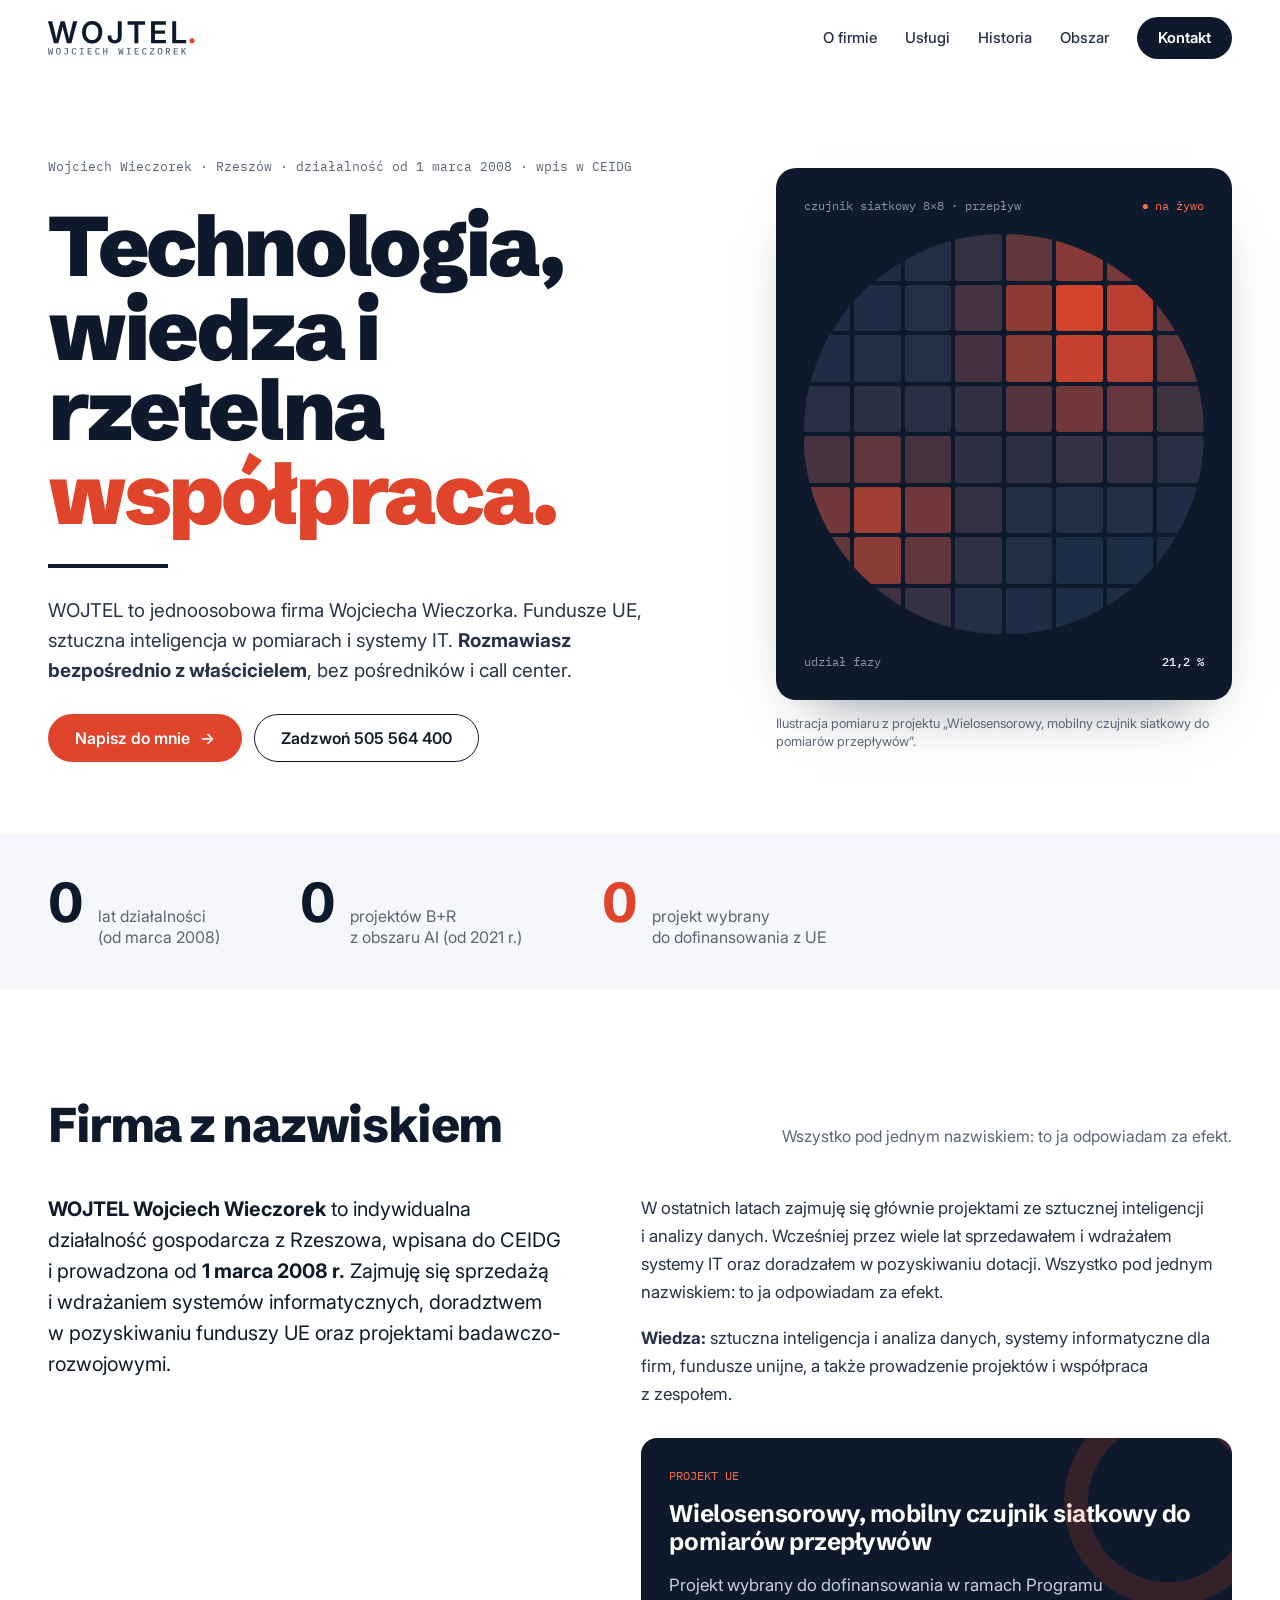
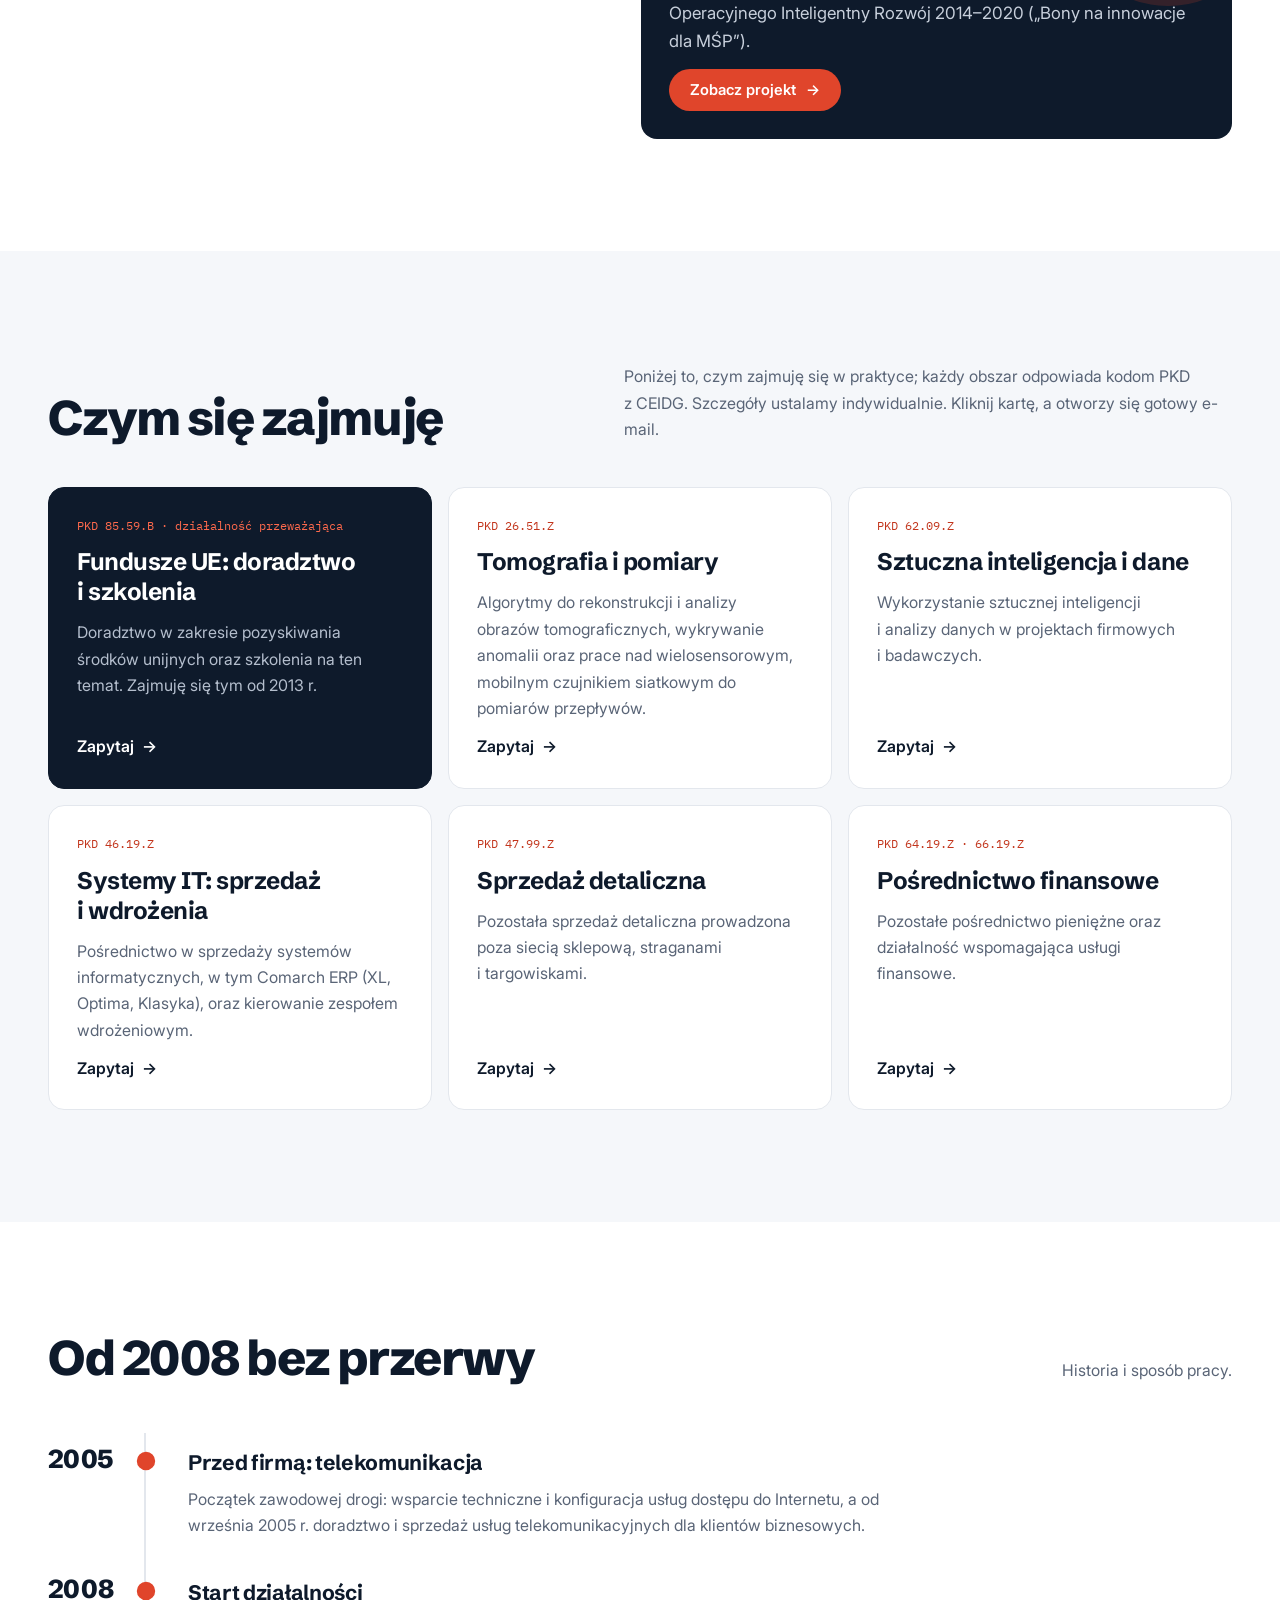
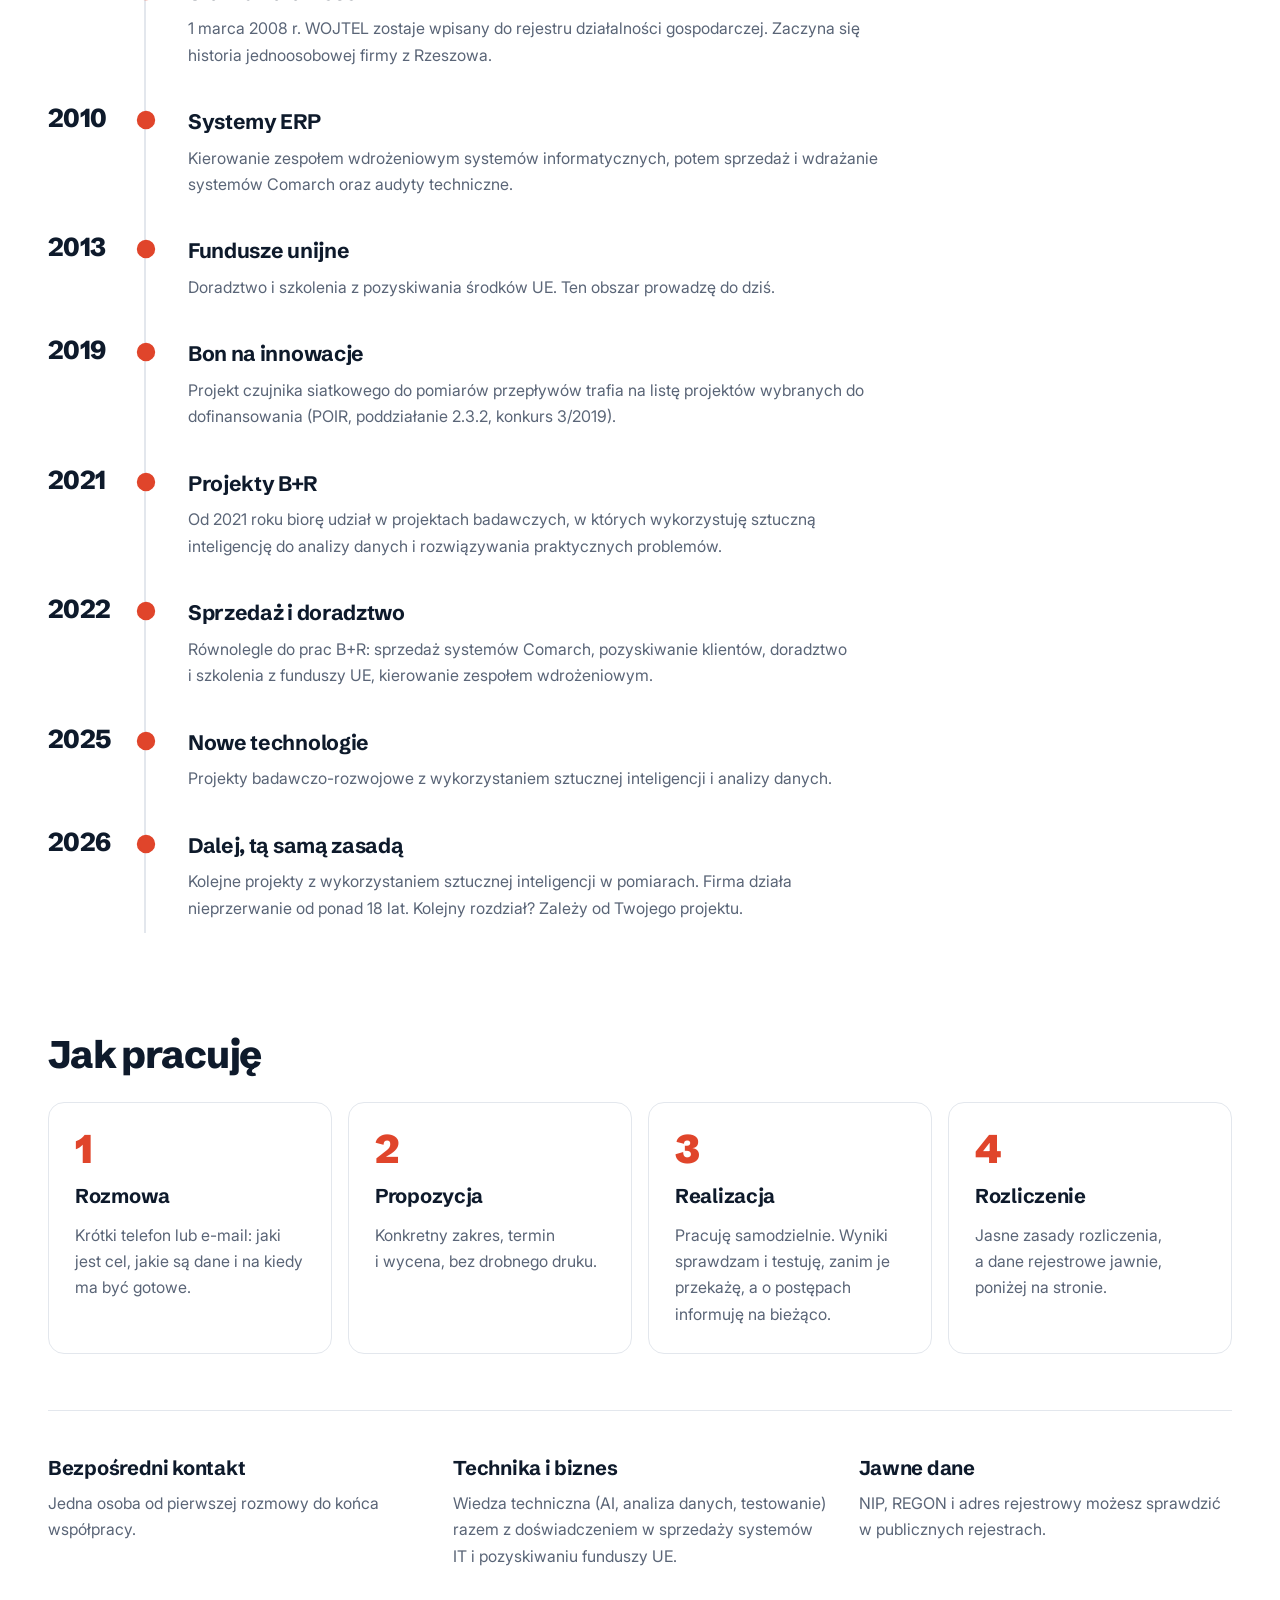
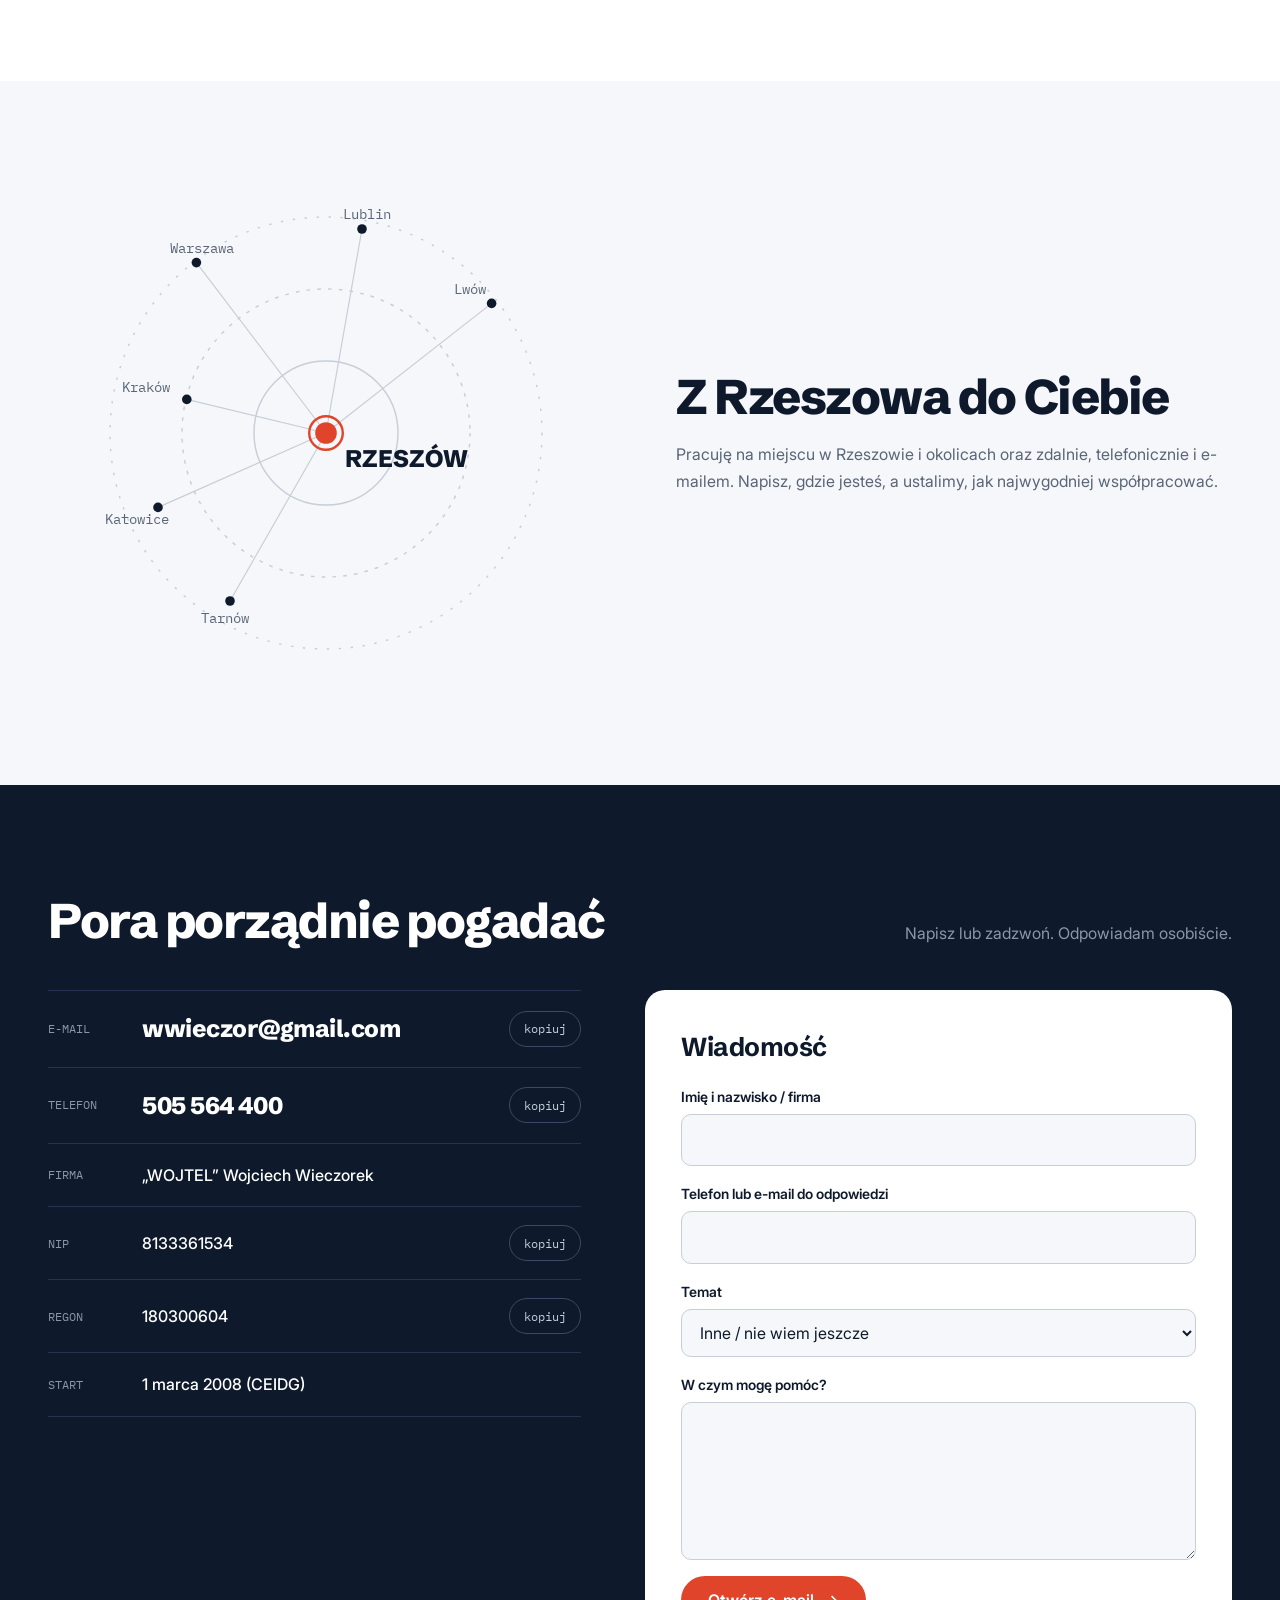
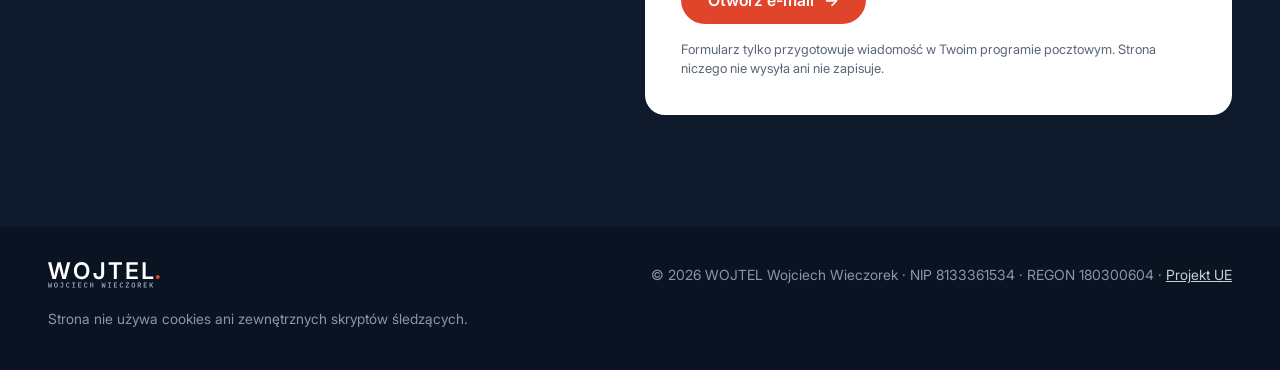
<file: index.html>
<!DOCTYPE html>
<html lang="pl">
<head>
<meta charset="utf-8">
<meta name="viewport" content="width=device-width, initial-scale=1, viewport-fit=cover">
<title>WOJTEL Wojciech Wieczorek – fundusze UE, sztuczna inteligencja, systemy IT | Rzeszów</title>
<meta name="description" content="WOJTEL Wojciech Wieczorek – jednoosobowa firma z Rzeszowa działająca od 2008 roku: doradztwo i szkolenia z funduszy UE, projekty B+R ze sztucznej inteligencji (tomografia, analiza danych), sprzedaż i wdrażanie systemów IT. Napisz lub zadzwoń: 505 564 400.">
<meta name="author" content="Wojciech Wieczorek">
<meta name="robots" content="index, follow, max-image-preview:large">
<meta name="theme-color" content="#0e1a2b">
<meta name="color-scheme" content="light">
<!-- PO WDROŻENIU: dodaj <link rel="canonical" href="https://TWOJA-DOMENA.pl/"> oraz zamień og:image / og:url na pełne adresy -->
<meta property="og:type" content="website">
<meta property="og:locale" content="pl_PL">
<meta property="og:site_name" content="WOJTEL Wojciech Wieczorek">
<meta property="og:title" content="WOJTEL – technologia, wiedza i rzetelna współpraca | Rzeszów od 2008">
<meta property="og:description" content="Fundusze UE, sztuczna inteligencja i pomiary, systemy IT. Jednoosobowa firma Wojciecha Wieczorka z Rzeszowa.">
<meta property="og:image" content="assets/img/og-wojtel.png">
<meta property="og:image:width" content="1200">
<meta property="og:image:height" content="630">
<meta property="og:image:alt" content="WOJTEL – technologia, wiedza i rzetelna współpraca. Rzeszów, od 2008.">
<meta name="twitter:card" content="summary_large_image">
<meta name="twitter:title" content="WOJTEL – technologia, wiedza i rzetelna współpraca">
<meta name="twitter:description" content="Fundusze UE, sztuczna inteligencja i pomiary, systemy IT. Rzeszów, od 2008.">
<meta name="twitter:image" content="assets/img/og-wojtel.png">
<link rel="icon" href="assets/favicon.svg?v=3" type="image/svg+xml">
<link rel="icon" href="assets/favicon-32.png?v=3" sizes="32x32" type="image/png">
<link rel="apple-touch-icon" href="assets/apple-touch-icon.png?v=3">
<link rel="manifest" href="assets/site.webmanifest?v=3">
<link rel="preload" href="assets/fonts/Inter.woff2" as="font" type="font/woff2" crossorigin>
<link rel="preload" href="assets/fonts/schibsted-grotesk-latin-900-normal.woff2" as="font" type="font/woff2" crossorigin>
<link rel="stylesheet" href="assets/wojtel.css?v=5">
<script>document.documentElement.className+=' js'</script>
<script type="application/ld+json">
{
  "@context": "https://schema.org",
  "@graph": [
    {
      "@type": ["LocalBusiness", "ProfessionalService"],
      "@id": "#wojtel",
      "name": "WOJTEL Wojciech Wieczorek",
      "legalName": "\"WOJTEL\" Wojciech Wieczorek",
      "description": "Jednoosobowa działalność gospodarcza z Rzeszowa, prowadzona od 2008 roku: doradztwo i szkolenia z pozyskiwania środków UE, projekty badawczo-rozwojowe ze sztucznej inteligencji, sprzedaż i wdrażanie systemów informatycznych.",
      "image": "assets/img/og-wojtel.png",
      "telephone": "+48505564400",
      "email": "wwieczor@gmail.com",
      "taxID": "8133361534",
      "identifier": { "@type": "PropertyValue", "propertyID": "REGON", "value": "180300604" },
      "foundingDate": "2008-03-01",
      "founder": { "@type": "Person", "name": "Wojciech Wieczorek" },
      "address": {
        "@type": "PostalAddress",
        "addressLocality": "Rzeszów",
        "addressRegion": "podkarpackie",
        "addressCountry": "PL"
      },
      "areaServed": { "@type": "City", "name": "Rzeszów" },
      "knowsAbout": ["fundusze unijne", "szkolenia", "sztuczna inteligencja", "uczenie maszynowe", "tomografia przemysłowa", "analiza danych", "testowanie systemów złożonych", "systemy Comarch ERP", "pomiary przepływów"],
      "contactPoint": { "@type": "ContactPoint", "contactType": "customer service", "telephone": "+48505564400", "email": "wwieczor@gmail.com", "availableLanguage": "pl" },
      "hasOfferCatalog": {
        "@type": "OfferCatalog",
        "name": "Usługi WOJTEL",
        "itemListElement": [
          { "@type": "Offer", "itemOffered": { "@type": "Service", "name": "Doradztwo i szkolenia z pozyskiwania środków UE" } },
          { "@type": "Offer", "itemOffered": { "@type": "Service", "name": "Tomografia i technologie pomiarowe" } },
          { "@type": "Offer", "itemOffered": { "@type": "Service", "name": "Sztuczna inteligencja i analiza danych" } },
          { "@type": "Offer", "itemOffered": { "@type": "Service", "name": "Sprzedaż i wdrażanie systemów informatycznych" } },
          { "@type": "Offer", "itemOffered": { "@type": "Service", "name": "Pośrednictwo finansowe" } }
        ]
      }
    },
    {
      "@type": "WebPage",
      "name": "WOJTEL Wojciech Wieczorek – strona firmowa",
      "inLanguage": "pl-PL",
      "about": { "@id": "#wojtel" }
    }
  ]
}
</script>
</head>
<body>
<a class="skip" href="#tresc">Przejdź do treści</a>

<header class="hdr">
  <div class="wrap hdr__in">
    <a class="hdr__logo" href="#start" aria-label="WOJTEL – początek strony"><img src="assets/img/wojtel-logo-b.svg" alt="WOJTEL Wojciech Wieczorek" width="147" height="42"></a>
    <button class="hdr__btn" type="button" aria-controls="nav" aria-expanded="false" aria-label="Menu"><span></span></button>
    <nav class="hdr__nav" id="nav" aria-label="Główna">
      <a href="#firma">O firmie</a>
      <a href="#uslugi">Usługi</a>
      <a href="#historia">Historia</a>
      <a href="#obszar">Obszar</a>
      <a class="btn btn--navy btn--sm" href="#kontakt">Kontakt</a>
    </nav>
  </div>
  <div class="progress" aria-hidden="true"></div>
</header>

<main id="tresc">

<section class="hero" id="start" aria-labelledby="h-start">
  <div class="wrap hero__in">
    <div class="hero__txt">
      <p class="mono">Wojciech Wieczorek · Rzeszów · działalność od 1 marca 2008 · wpis w CEIDG</p>
      <h1 id="h-start">
        <span class="ln"><span>Technologia,</span></span>
        <span class="ln"><span>wiedza i rzetelna</span></span>
        <span class="ln"><span>współpraca.</span></span>
      </h1>
      <div class="hero__bar" aria-hidden="true"></div>
      <p class="hero__lead">WOJTEL to jednoosobowa firma Wojciecha Wieczorka. Fundusze UE, sztuczna inteligencja w&nbsp;pomiarach i&nbsp;systemy IT. <strong>Rozmawiasz bezpośrednio z&nbsp;właścicielem</strong>, bez pośredników i&nbsp;call center.</p>
      <div class="hero__cta">
        <a class="btn btn--red" href="#kontakt">Napisz do mnie <i aria-hidden="true">→</i></a>
        <a class="btn btn--line" href="tel:+48505564400">Zadzwoń 505 564 400</a>
      </div>
    </div>
    <figure class="sensor">
      <div class="sensor__box">
        <div class="sensor__top"><span>czujnik siatkowy 8×8 · przepływ</span><span class="sensor__live">na żywo</span></div>
        <div class="sensor__grid" id="sensor" role="img" aria-label="Animowana mapa udziału fazy w przekroju rury, zmierzona czujnikiem siatkowym"></div>
        <div class="sensor__foot"><span>udział fazy</span><b id="share">–</b></div>
      </div>
      <figcaption>Ilustracja pomiaru z&nbsp;projektu „Wielosensorowy, mobilny czujnik siatkowy do pomiarów przepływów”.</figcaption>
    </figure>
  </div>
</section>

<section class="stats" aria-label="WOJTEL w liczbach">
  <div class="wrap stats__in">
    <p class="stat"><b data-years="2008-03-01">18</b><span>lat działalności<br>(od marca 2008)</span></p>
    <p class="stat"><b data-count="6">6</b><span>projektów B+R<br>z obszaru AI (od 2021 r.)</span></p>
    <p class="stat stat--red"><b data-count="1">1</b><span>projekt wybrany<br>do dofinansowania z UE</span></p>
  </div>
</section>

<section class="sec" id="firma" aria-labelledby="h-firma">
  <div class="wrap">
    <div class="sec__head">
      <h2 id="h-firma" class="rv">Firma z nazwiskiem</h2>
      <p class="sec__lead rv">Wszystko pod jednym nazwiskiem: to ja odpowiadam za efekt.</p>
    </div>
    <div class="about">
      <div class="about__txt">
        <p class="lead rv"><strong>WOJTEL Wojciech Wieczorek</strong> to indywidualna działalność gospodarcza z&nbsp;Rzeszowa, wpisana do CEIDG i&nbsp;prowadzona od <strong>1&nbsp;marca 2008&nbsp;r.</strong> Zajmuję się sprzedażą i&nbsp;wdrażaniem systemów informatycznych, doradztwem w&nbsp;pozyskiwaniu funduszy UE oraz projektami badawczo-rozwojowymi.</p>
      </div>
      <div class="about__txt">
        <p class="rv">W&nbsp;ostatnich latach zajmuję się głównie projektami ze sztucznej inteligencji i&nbsp;analizy danych. Wcześniej przez wiele lat sprzedawałem i&nbsp;wdrażałem systemy IT oraz doradzałem w&nbsp;pozyskiwaniu dotacji. Wszystko pod jednym nazwiskiem: to ja odpowiadam za efekt.</p>
        <p class="rv"><strong>Wiedza:</strong> sztuczna inteligencja i&nbsp;analiza danych, systemy informatyczne dla firm, fundusze unijne, a&nbsp;także prowadzenie projektów i&nbsp;współpraca z&nbsp;zespołem.</p>
        <article class="dossier rv" aria-labelledby="h-dos">
          <span class="dossier__tag">PROJEKT UE</span>
          <h3 id="h-dos">Wielosensorowy, mobilny czujnik siatkowy do pomiarów przepływów</h3>
          <p>Projekt wybrany do dofinansowania w&nbsp;ramach Programu Operacyjnego Inteligentny Rozwój 2014–2020 („Bony na innowacje dla MŚP”).</p>
          <a class="btn btn--red btn--sm" href="projekt-ue.html">Zobacz projekt <i aria-hidden="true">→</i></a>
        </article>
      </div>
    </div>
  </div>
</section>

<section class="sec sec--alt" id="uslugi" aria-labelledby="h-uslugi">
  <div class="wrap">
    <div class="sec__head">
      <h2 id="h-uslugi" class="rv">Czym się zajmuję</h2>
      <p class="sec__lead rv">Poniżej to, czym zajmuję się w&nbsp;praktyce; każdy obszar odpowiada kodom PKD z&nbsp;CEIDG. Szczegóły ustalamy indywidualnie. Kliknij kartę, a&nbsp;otworzy się gotowy e-mail.</p>
    </div>
    <div class="cards">
      <a class="card card--main rv" href="mailto:wwieczor@gmail.com?subject=Zapytanie%3A%20Fundusze%20UE%3A%20doradztwo%20i%20szkolenia">
        <span class="card__pkd">PKD 85.59.B · działalność przeważająca</span>
        <h3>Fundusze UE: doradztwo i&nbsp;szkolenia</h3>
        <p>Doradztwo w&nbsp;zakresie pozyskiwania środków unijnych oraz szkolenia na ten temat. Zajmuję się tym od 2013&nbsp;r.</p>
        <span class="card__go">Zapytaj <i aria-hidden="true">→</i></span>
      </a>
      <a class="card rv" href="mailto:wwieczor@gmail.com?subject=Zapytanie%3A%20Tomografia%20i%20pomiary">
        <span class="card__pkd">PKD 26.51.Z</span>
        <h3>Tomografia i&nbsp;pomiary</h3>
        <p>Algorytmy do rekonstrukcji i&nbsp;analizy obrazów tomograficznych, wykrywanie anomalii oraz prace nad wielosensorowym, mobilnym czujnikiem siatkowym do pomiarów przepływów.</p>
        <span class="card__go">Zapytaj <i aria-hidden="true">→</i></span>
      </a>
      <a class="card rv" href="mailto:wwieczor@gmail.com?subject=Zapytanie%3A%20Sztuczna%20inteligencja%20i%20dane">
        <span class="card__pkd">PKD 62.09.Z</span>
        <h3>Sztuczna inteligencja i&nbsp;dane</h3>
        <p>Wykorzystanie sztucznej inteligencji i&nbsp;analizy danych w&nbsp;projektach firmowych i&nbsp;badawczych.</p>
        <span class="card__go">Zapytaj <i aria-hidden="true">→</i></span>
      </a>
      <a class="card rv" href="mailto:wwieczor@gmail.com?subject=Zapytanie%3A%20Systemy%20IT%3A%20sprzeda%C5%BC%20i%20wdro%C5%BCenia">
        <span class="card__pkd">PKD 46.19.Z</span>
        <h3>Systemy IT: sprzedaż i&nbsp;wdrożenia</h3>
        <p>Pośrednictwo w&nbsp;sprzedaży systemów informatycznych, w&nbsp;tym Comarch ERP (XL, Optima, Klasyka), oraz kierowanie zespołem wdrożeniowym.</p>
        <span class="card__go">Zapytaj <i aria-hidden="true">→</i></span>
      </a>
      <a class="card rv" href="mailto:wwieczor@gmail.com?subject=Zapytanie%3A%20Sprzeda%C5%BC%20detaliczna">
        <span class="card__pkd">PKD 47.99.Z</span>
        <h3>Sprzedaż detaliczna</h3>
        <p>Pozostała sprzedaż detaliczna prowadzona poza siecią sklepową, straganami i&nbsp;targowiskami.</p>
        <span class="card__go">Zapytaj <i aria-hidden="true">→</i></span>
      </a>
      <a class="card rv" href="mailto:wwieczor@gmail.com?subject=Zapytanie%3A%20Po%C5%9Brednictwo%20finansowe">
        <span class="card__pkd">PKD 64.19.Z · 66.19.Z</span>
        <h3>Pośrednictwo finansowe</h3>
        <p>Pozostałe pośrednictwo pieniężne oraz działalność wspomagająca usługi finansowe.</p>
        <span class="card__go">Zapytaj <i aria-hidden="true">→</i></span>
      </a>
    </div>
  </div>
</section>

<section class="sec" id="historia" aria-labelledby="h-hist">
  <div class="wrap">
    <div class="sec__head">
      <h2 id="h-hist" class="rv">Od 2008 bez przerwy</h2>
      <p class="sec__lead rv">Historia i&nbsp;sposób pracy.</p>
    </div>
    <ol class="tl" style="list-style:none;margin:0;padding:0">
      <li class="tl__item"><span class="tl__year">2005</span><div class="tl__body"><h3>Przed firmą: telekomunikacja</h3><p>Początek zawodowej drogi: wsparcie techniczne i&nbsp;konfiguracja usług dostępu do Internetu, a&nbsp;od września 2005&nbsp;r. doradztwo i&nbsp;sprzedaż usług telekomunikacyjnych dla klientów biznesowych.</p></div></li>
      <li class="tl__item"><span class="tl__year">2008</span><div class="tl__body"><h3>Start działalności</h3><p>1&nbsp;marca 2008&nbsp;r. WOJTEL zostaje wpisany do rejestru działalności gospodarczej. Zaczyna się historia jednoosobowej firmy z&nbsp;Rzeszowa.</p></div></li>
      <li class="tl__item"><span class="tl__year">2010</span><div class="tl__body"><h3>Systemy ERP</h3><p>Kierowanie zespołem wdrożeniowym systemów informatycznych, potem sprzedaż i&nbsp;wdrażanie systemów Comarch oraz audyty techniczne.</p></div></li>
      <li class="tl__item"><span class="tl__year">2013</span><div class="tl__body"><h3>Fundusze unijne</h3><p>Doradztwo i&nbsp;szkolenia z&nbsp;pozyskiwania środków UE. Ten obszar prowadzę do dziś.</p></div></li>
      <li class="tl__item"><span class="tl__year">2019</span><div class="tl__body"><h3>Bon na innowacje</h3><p>Projekt czujnika siatkowego do pomiarów przepływów trafia na listę projektów wybranych do dofinansowania (POIR, poddziałanie 2.3.2, konkurs 3/2019).</p></div></li>
      <li class="tl__item"><span class="tl__year">2021</span><div class="tl__body"><h3>Projekty B+R</h3><p>Od 2021 roku biorę udział w&nbsp;projektach badawczych, w&nbsp;których wykorzystuję sztuczną inteligencję do analizy danych i&nbsp;rozwiązywania praktycznych problemów.</p></div></li>
      <li class="tl__item"><span class="tl__year">2022</span><div class="tl__body"><h3>Sprzedaż i&nbsp;doradztwo</h3><p>Równolegle do prac B+R: sprzedaż systemów Comarch, pozyskiwanie klientów, doradztwo i&nbsp;szkolenia z&nbsp;funduszy UE, kierowanie zespołem wdrożeniowym.</p></div></li>
      <li class="tl__item"><span class="tl__year">2025</span><div class="tl__body"><h3>Nowe technologie</h3><p>Projekty badawczo-rozwojowe z&nbsp;wykorzystaniem sztucznej inteligencji i&nbsp;analizy danych.</p></div></li>
      <li class="tl__item"><span class="tl__year">2026</span><div class="tl__body"><h3>Dalej, tą samą zasadą</h3><p>Kolejne projekty z&nbsp;wykorzystaniem sztucznej inteligencji w&nbsp;pomiarach. Firma działa nieprzerwanie od ponad 18 lat. Kolejny rozdział? Zależy od Twojego projektu.</p></div></li>
    </ol>

    <h2 class="rv" style="margin-top:96px;font-size:clamp(30px,3vw,42px)">Jak pracuję</h2>
    <div class="steps" style="margin-top:28px">
      <div class="step rv"><span class="step__no">1</span><h3>Rozmowa</h3><p>Krótki telefon lub e-mail: jaki jest cel, jakie są dane i&nbsp;na kiedy ma być gotowe.</p></div>
      <div class="step rv"><span class="step__no">2</span><h3>Propozycja</h3><p>Konkretny zakres, termin i&nbsp;wycena, bez drobnego druku.</p></div>
      <div class="step rv"><span class="step__no">3</span><h3>Realizacja</h3><p>Pracuję samodzielnie. Wyniki sprawdzam i&nbsp;testuję, zanim je przekażę, a&nbsp;o&nbsp;postępach informuję na bieżąco.</p></div>
      <div class="step rv"><span class="step__no">4</span><h3>Rozliczenie</h3><p>Jasne zasady rozliczenia, a&nbsp;dane rejestrowe jawnie, poniżej na stronie.</p></div>
    </div>
    <div class="why">
      <div class="rv"><h3>Bezpośredni kontakt</h3><p>Jedna osoba od pierwszej rozmowy do końca współpracy.</p></div>
      <div class="rv"><h3>Technika i&nbsp;biznes</h3><p>Wiedza techniczna (AI, analiza danych, testowanie) razem z&nbsp;doświadczeniem w&nbsp;sprzedaży systemów IT i&nbsp;pozyskiwaniu funduszy UE.</p></div>
      <div class="rv"><h3>Jawne dane</h3><p>NIP, REGON i&nbsp;adres rejestrowy możesz sprawdzić w&nbsp;publicznych rejestrach.</p></div>
    </div>
  </div>
</section>

<section class="sec sec--alt" id="obszar" aria-labelledby="h-obszar">
  <div class="wrap area">
    <div class="area__map rv">
      <svg viewBox="0 0 400 400" role="img" aria-label="Schemat: Rzeszów w centrum, wokół kręgi zasięgu i kierunki do większych miast">
        <g fill="none" stroke="#C7CED8" stroke-width="1.2">
          <circle cx="200" cy="200" r="60"></circle><circle cx="200" cy="200" r="120" stroke-dasharray="3 6"></circle><circle cx="200" cy="200" r="180" stroke-dasharray="2 8"></circle>
        </g>
        <g stroke="#C7CED8" stroke-width="1"><path d="M200 200 L92 58M200 200 L84 172M200 200 L230 30M200 200 L338 92M200 200 L60 262M200 200 L120 340"></path></g>
        <g font-family="IBM Plex Mono, monospace" font-size="12" fill="#5A6577">
          <text x="70" y="50">Warszawa</text><text x="30" y="166">Kraków</text><text x="214" y="22">Lublin</text><text x="320" y="84" text-anchor="middle">Lwów</text><text x="16" y="276">Katowice</text><text x="96" y="358">Tarnów</text>
        </g>
        <g fill="#0E1A2B"><circle cx="92" cy="58" r="4"></circle><circle cx="84" cy="172" r="4"></circle><circle cx="230" cy="30" r="4"></circle><circle cx="338" cy="92" r="4"></circle><circle cx="60" cy="262" r="4"></circle><circle cx="120" cy="340" r="4"></circle></g>
        <circle class="area__ring" cx="200" cy="200" r="14" fill="none" stroke="#E0452B" stroke-width="2"></circle>
        <circle cx="200" cy="200" r="9" fill="#E0452B"></circle>
        <text x="216" y="228" font-family="Schibsted Grotesk, Inter, sans-serif" font-weight="800" font-size="20" fill="#0E1A2B">RZESZÓW</text>
      </svg>
    </div>
    <div class="area__txt">
      <h2 id="h-obszar" class="rv">Z&nbsp;Rzeszowa do Ciebie</h2>
      <p class="rv">Pracuję na miejscu w&nbsp;Rzeszowie i&nbsp;okolicach oraz zdalnie, telefonicznie i&nbsp;e-mailem. Napisz, gdzie jesteś, a&nbsp;ustalimy, jak najwygodniej współpracować.</p>
    </div>
  </div>
</section>

<section class="sec contact" id="kontakt" aria-labelledby="h-kontakt">
  <div class="wrap">
    <div class="sec__head">
      <h2 id="h-kontakt" class="rv">Pora porządnie pogadać</h2>
      <p class="sec__lead rv">Napisz lub zadzwoń. Odpowiadam osobiście.</p>
    </div>
    <div class="contact__grid">
      <div class="cbox rv">
        <div class="crow crow--big"><span class="crow__k">E-MAIL</span><span class="crow__v"><a href="mailto:wwieczor@gmail.com">wwieczor@gmail.com</a></span><button class="copy" type="button" data-copy="wwieczor@gmail.com">kopiuj</button></div>
        <div class="crow crow--big"><span class="crow__k">TELEFON</span><span class="crow__v"><a href="tel:+48505564400">505 564 400</a></span><button class="copy" type="button" data-copy="505564400">kopiuj</button></div>
        <div class="crow"><span class="crow__k">FIRMA</span><span class="crow__v">„WOJTEL” Wojciech Wieczorek</span></div>
        <div class="crow"><span class="crow__k">NIP</span><span class="crow__v">8133361534</span><button class="copy" type="button" data-copy="8133361534">kopiuj</button></div>
        <div class="crow"><span class="crow__k">REGON</span><span class="crow__v">180300604</span><button class="copy" type="button" data-copy="180300604">kopiuj</button></div>
        <div class="crow"><span class="crow__k">START</span><span class="crow__v">1 marca 2008 (CEIDG)</span></div>
      </div>
      <form class="form rv" id="mailForm" action="mailto:wwieczor@gmail.com" method="post" enctype="text/plain" aria-labelledby="h-form">
        <h3 id="h-form">Wiadomość</h3>
        <div class="fld"><label for="f-name">Imię i nazwisko / firma</label><input id="f-name" name="Imię" type="text" autocomplete="name" required></div>
        <div class="fld"><label for="f-tel">Telefon lub e-mail do odpowiedzi</label><input id="f-tel" name="Kontakt" type="text" autocomplete="email" required></div>
        <div class="fld"><label for="f-topic">Temat</label>
          <select id="f-topic" name="Temat">
            <option>Fundusze UE (doradztwo, szkolenia)</option><option>Tomografia i pomiary</option><option>Sztuczna inteligencja i dane</option><option>Systemy IT (sprzedaż, wdrożenia)</option><option>Pośrednictwo finansowe</option><option selected>Inne / nie wiem jeszcze</option>
          </select></div>
        <div class="fld"><label for="f-msg">W czym mogę pomóc?</label><textarea id="f-msg" name="Wiadomość" rows="5" required></textarea></div>
        <button class="btn btn--red" type="submit">Otwórz e-mail <i aria-hidden="true">→</i></button>
        <p class="tiny">Formularz tylko przygotowuje wiadomość w&nbsp;Twoim programie pocztowym. Strona niczego nie wysyła ani nie zapisuje.</p>
      </form>
    </div>
  </div>
</section>

</main>

<footer class="foot">
  <div class="wrap foot__in">
    <img src="assets/img/wojtel-logo-b-biale.svg" alt="WOJTEL" width="112" height="32">
    <p>© <span id="yr">2026</span> WOJTEL Wojciech Wieczorek · NIP 8133361534 · REGON 180300604 · <a href="projekt-ue.html">Projekt UE</a></p>
    <p>Strona nie używa cookies ani zewnętrznych skryptów śledzących.</p>
  </div>
</footer>

<div class="toast" id="toast" role="status" aria-live="polite"></div>
<script src="assets/wojtel.js?v=4" defer></script>
</body>
</html>
</file>
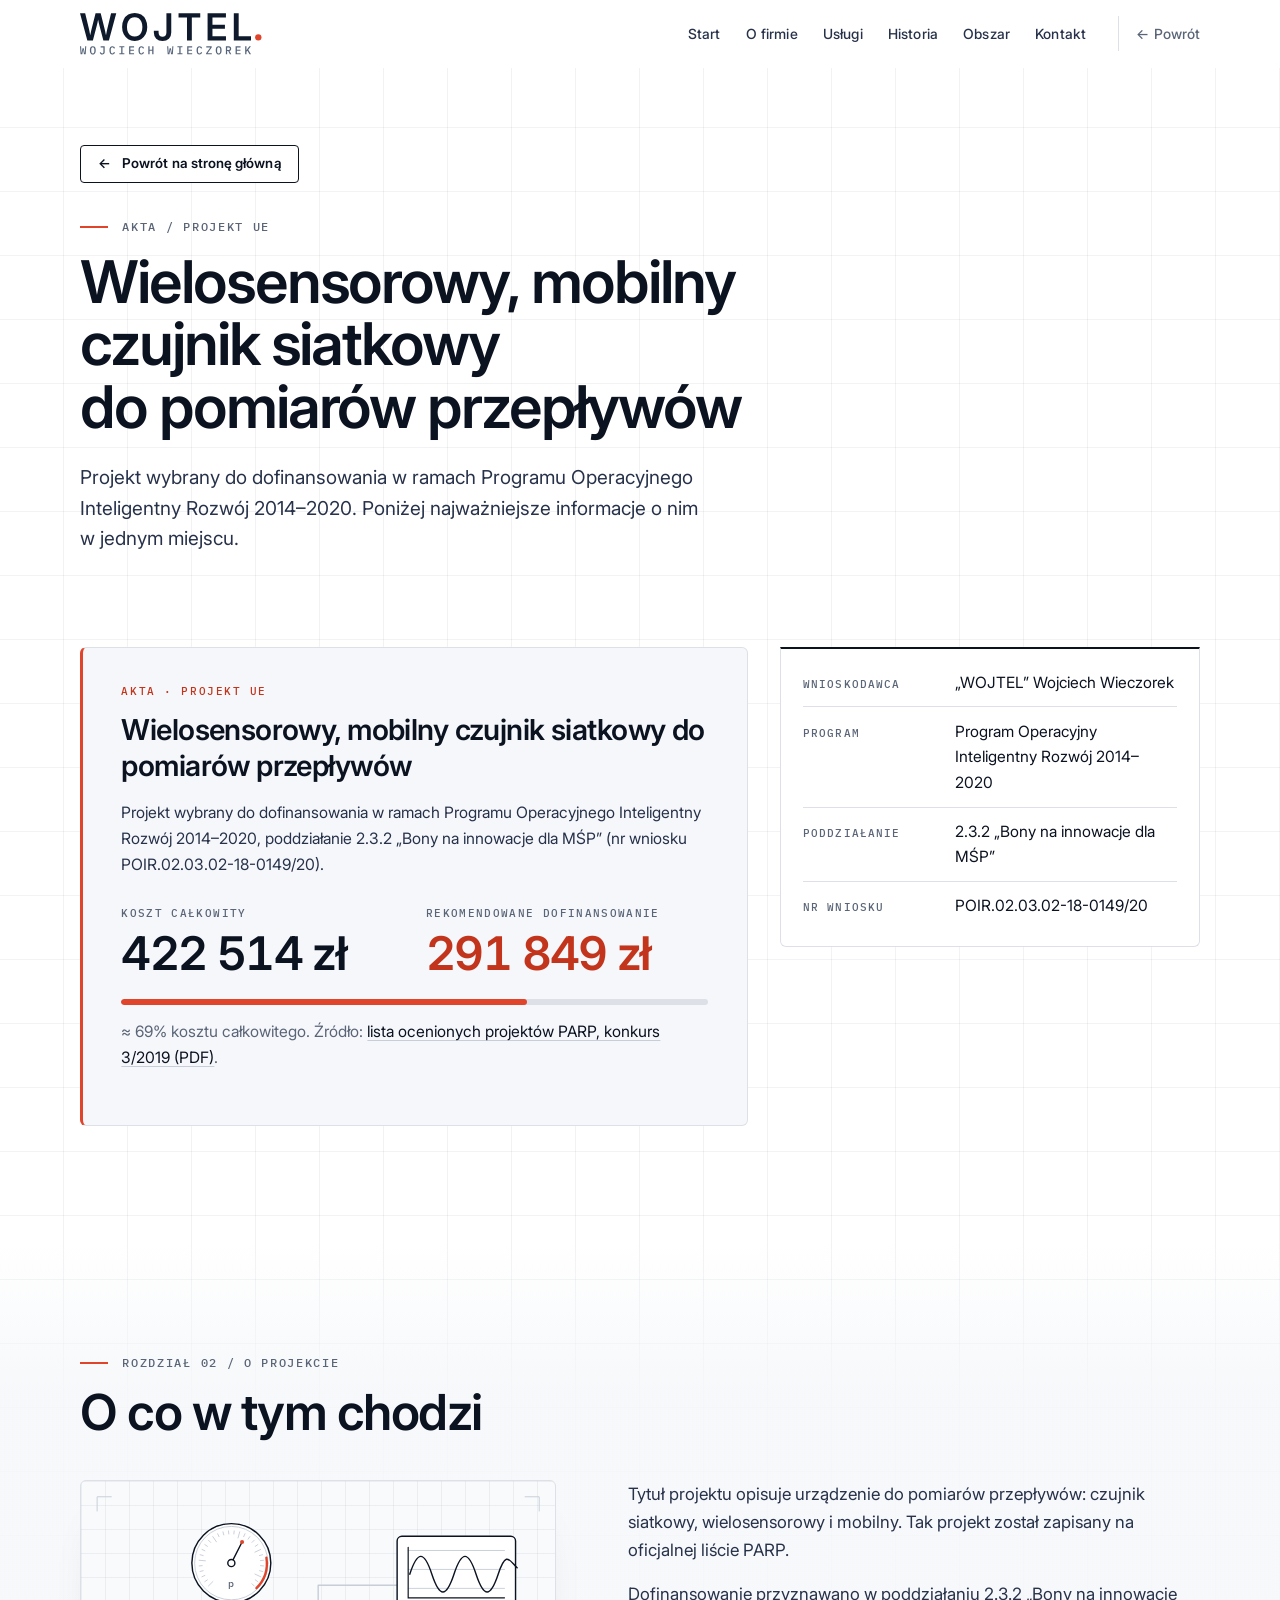
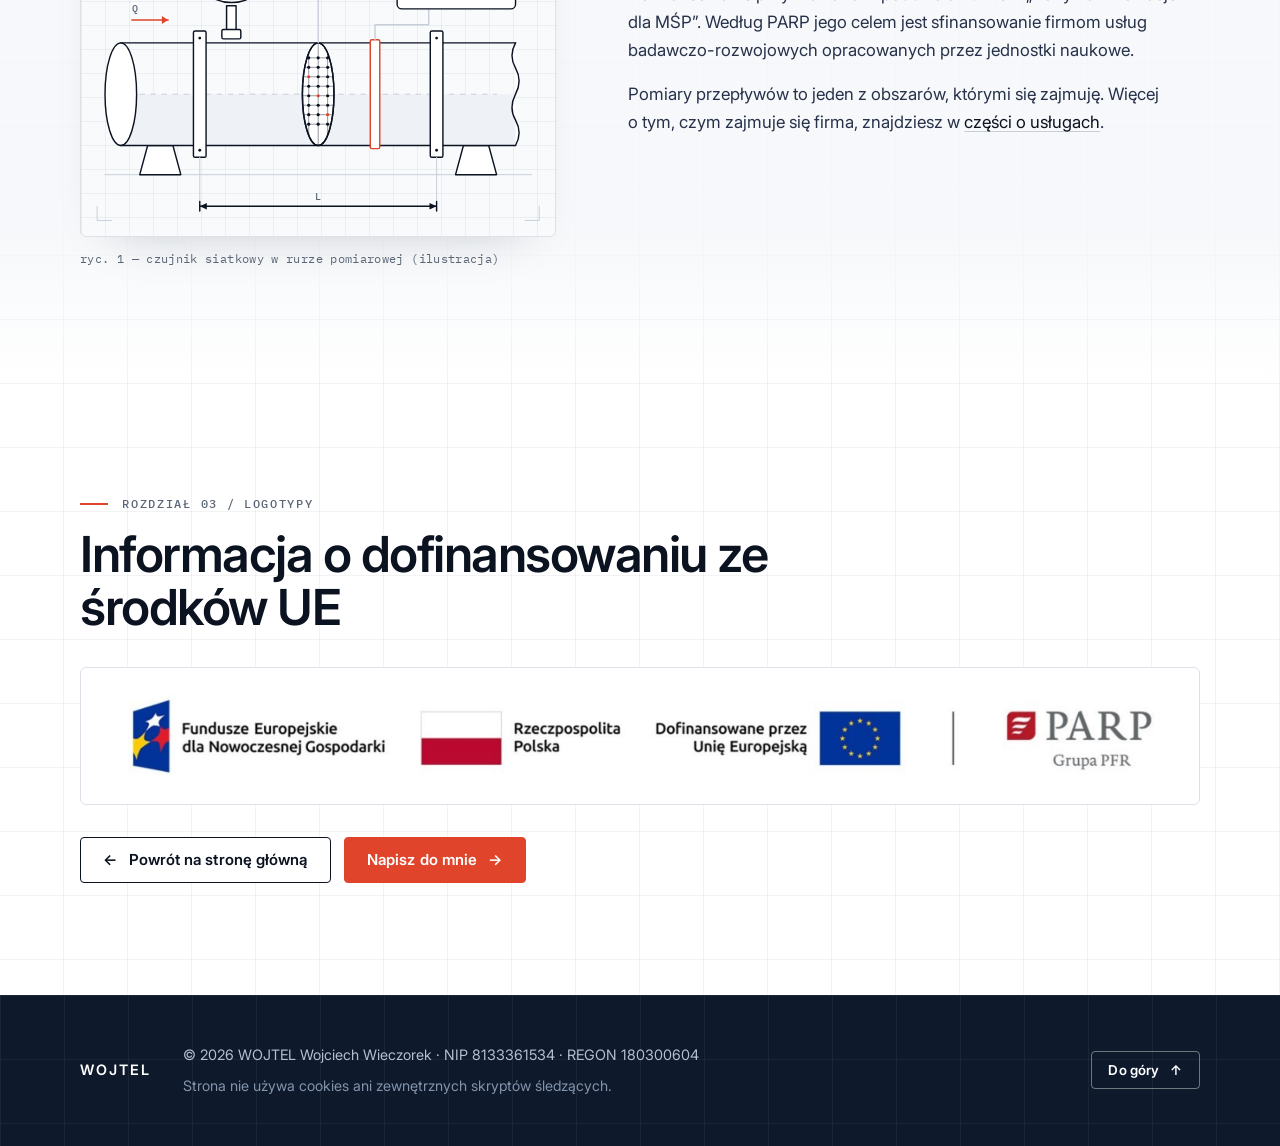
<file: projekt-ue.html>
<!DOCTYPE html>
<html lang="pl">
<head>
<meta charset="utf-8">
<meta name="viewport" content="width=device-width, initial-scale=1, viewport-fit=cover">
<title>Projekt UE: wielosensorowy, mobilny czujnik siatkowy do pomiarów przepływów | WOJTEL</title>
<meta name="description" content="Projekt „Wielosensorowy, mobilny czujnik siatkowy do pomiarów przepływów” – WOJTEL Wojciech Wieczorek, Rzeszów. Program Operacyjny Inteligentny Rozwój 2014–2020, poddziałanie 2.3.2 „Bony na innowacje dla MŚP”, wniosek POIR.02.03.02-18-0149/20. Koszt całkowity 487 572 zł, rekomendowane dofinansowanie 336 940 zł.">
<meta name="author" content="Wojciech Wieczorek">
<meta name="robots" content="index, follow, max-image-preview:large">
<meta name="theme-color" content="#0e1a2b">
<meta name="color-scheme" content="light">
<meta property="og:type" content="article">
<meta property="og:locale" content="pl_PL">
<meta property="og:site_name" content="WOJTEL Wojciech Wieczorek">
<meta property="og:title" content="Projekt UE: czujnik siatkowy do pomiarów przepływów | WOJTEL">
<meta property="og:description" content="Projekt wybrany do dofinansowania w ramach POIR 2014–2020, poddziałanie 2.3.2 „Bony na innowacje dla MŚP”.">
<meta property="og:image" content="assets/img/og-wojtel.png">
<meta property="og:image:width" content="1200">
<meta property="og:image:height" content="630">
<meta property="og:image:alt" content="WOJTEL – technologia, wiedza i rzetelna współpraca. Rzeszów, od 2008.">
<meta name="twitter:card" content="summary_large_image">
<meta name="twitter:title" content="Projekt UE: czujnik siatkowy do pomiarów przepływów | WOJTEL">
<meta name="twitter:description" content="Projekt wybrany do dofinansowania w ramach POIR 2014–2020, „Bony na innowacje dla MŚP”.">
<meta name="twitter:image" content="assets/img/og-wojtel.png">
<link rel="icon" href="assets/favicon.svg?v=3" type="image/svg+xml">
<link rel="icon" href="assets/favicon-32.png?v=3" sizes="32x32" type="image/png">
<link rel="apple-touch-icon" href="assets/apple-touch-icon.png?v=3">
<link rel="manifest" href="assets/site.webmanifest?v=3">
<link rel="preload" href="assets/fonts/Inter.woff2" as="font" type="font/woff2" crossorigin>
<link rel="preload" href="assets/fonts/IBMPlexMono-400.woff2" as="font" type="font/woff2" crossorigin>
<link rel="stylesheet" href="assets/style.css?v=3">
<script>document.documentElement.className+=' js'</script>
<script type="application/ld+json">
{
  "@context": "https://schema.org",
  "@graph": [
    {
      "@type": "WebPage",
      "name": "Projekt UE: wielosensorowy, mobilny czujnik siatkowy do pomiarów przepływów",
      "inLanguage": "pl-PL",
      "isPartOf": { "@type": "WebSite", "name": "WOJTEL Wojciech Wieczorek" },
      "about": "Projekt wybrany do dofinansowania w ramach Programu Operacyjnego Inteligentny Rozwój 2014–2020, poddziałanie 2.3.2 Bony na innowacje dla MŚP (POIR.02.03.02-18-0149/20)",
      "breadcrumb": {
        "@type": "BreadcrumbList",
        "itemListElement": [
          { "@type": "ListItem", "position": 1, "name": "WOJTEL", "item": "index.html" },
          { "@type": "ListItem", "position": 2, "name": "Projekt UE" }
        ]
      }
    }
  ]
}
</script>
</head>
<body class="subpage">
<a class="skip" href="#tresc">Przejdź do treści</a>

<header class="hdr" id="top">
  <div class="wrap hdr__in">
    <a class="hdr__logo" href="index.html#start" aria-label="WOJTEL Wojciech Wieczorek – strona główna"><img src="assets/img/wojtel-logo-b.svg" alt="WOJTEL Wojciech Wieczorek" width="224" height="64"></a>
    <button class="hdr__btn" type="button" aria-expanded="false" aria-controls="nav"><span class="hdr__ico" aria-hidden="true"><i></i><i></i></span><span class="hdr__lbl">Menu</span></button>
    <nav class="hdr__nav" id="nav" aria-label="Główne menu">
    <a href="index.html#start" data-s="0">Start</a>
    <a href="index.html#o-firmie" data-s="1">O firmie</a>
    <a href="index.html#uslugi" data-s="2">Usługi</a>
    <a href="index.html#historia" data-s="3">Historia</a>
    <a href="index.html#obszar" data-s="4">Obszar</a>
    <a href="index.html#kontakt" data-s="5">Kontakt</a>
    <a class="hdr__back" href="index.html#o-firmie">&larr; Powrót</a>
    </nav>
  </div>
  <div class="hdr__bar" role="progressbar" aria-label="Postęp przewijania strony" aria-valuemin="0" aria-valuemax="100" aria-valuenow="0" id="rkBar"><b></b></div>
</header>

<a class="fab" href="tel:+48505564400" aria-label="Zadzwoń: 505 564 400">
  <svg viewBox="0 0 24 24" aria-hidden="true"><path d="M6.6 10.8a15 15 0 0 0 6.6 6.6l2.2-2.2a1 1 0 0 1 1-.25 11 11 0 0 0 3.5.56 1 1 0 0 1 1 1V20a1 1 0 0 1-1 1A17 17 0 0 1 3 4a1 1 0 0 1 1-1h3.5a1 1 0 0 1 1 1c0 1.2.2 2.4.56 3.5a1 1 0 0 1-.25 1z"/></svg>
</a>

<main id="tresc">

<section class="sec pj-head" data-sec aria-labelledby="h1">
  <div class="wrap">
    <a class="btn btn--sm back rv" href="index.html#o-firmie"><i class="back__i" aria-hidden="true">&larr;</i><span>Powrót na stronę główną</span></a>
    <p class="sec__no rv">Akta / Projekt UE</p>
    <h1 id="h1" class="rv h1--m">Wielosensorowy, mobilny czujnik siatkowy do&nbsp;pomiarów przepływów</h1>
    <p class="lead rv">Projekt wybrany do dofinansowania w&nbsp;ramach Programu Operacyjnego Inteligentny Rozwój 2014&ndash;2020. Poniżej najważniejsze informacje o&nbsp;nim w&nbsp;jednym miejscu.</p>
  </div>
</section>

<section class="sec pj-card" data-sec aria-labelledby="dosT">
  <div class="wrap pj-grid">
    <article class="dossier dossier--big rv" aria-labelledby="dosT">
      <span class="dossier__tag">AKTA &middot; PROJEKT UE</span>
      <h3 id="dosT">Wielosensorowy, mobilny czujnik siatkowy do pomiarów przepływów</h3>
      <p>Projekt wybrany do dofinansowania w&nbsp;ramach Programu Operacyjnego Inteligentny Rozwój 2014&ndash;2020, poddziałanie 2.3.2 &bdquo;Bony na innowacje dla MŚP&rdquo; (nr wniosku POIR.02.03.02-18-0149/20).</p>
      <dl class="money">
        <div><dt>Koszt całkowity</dt><dd><span class="cnt" data-count="487572" data-sep="1">487 572</span>&nbsp;zł</dd></div>
        <div><dt>Rekomendowane dofinansowanie</dt><dd class="red"><span class="cnt" data-count="336940" data-sep="1">336 940</span>&nbsp;zł</dd></div>
      </dl>
      <div class="meter" role="img" aria-label="Dofinansowanie stanowi około 69 procent kosztu całkowitego"><i style="--w:69.1%"></i></div>
      <p class="tiny">&asymp;&nbsp;69% kosztu całkowitego. Źródło: <a href="https://www.parp.gov.pl/storage/grants/documents/16/Lista-projektw-wybranych-2.3.2---1_2019-IX.pdf" target="_blank" rel="noopener">lista ocenionych projektów PARP, konkurs 3/2019 (PDF)</a>.</p>
    </article>

    <dl class="reg reg--card rv" aria-label="Dane projektu">
      <div><dt>Wnioskodawca</dt><dd>&bdquo;WOJTEL&rdquo; Wojciech Wieczorek</dd></div>
      <div><dt>Program</dt><dd>Program Operacyjny Inteligentny Rozwój 2014&ndash;2020</dd></div>
      <div><dt>Poddziałanie</dt><dd>2.3.2 &bdquo;Bony na innowacje dla MŚP&rdquo;</dd></div>
      <div><dt>Nr wniosku</dt><dd>POIR.02.03.02-18-0149/20</dd></div>
    </dl>
  </div>
</section>

<section class="sec pj-about" data-sec aria-labelledby="h-opis">
  <div class="wrap">
    <p class="sec__no rv">Rozdział 02 / O projekcie</p>
    <h2 id="h-opis" class="rv">O co w&nbsp;tym chodzi</h2>
    <div class="about__grid">
      <figure class="photo rv">
        <div class="photo__frame">
          <svg class="ill" viewBox="0 0 600 450" role="img" aria-labelledby="ilTa">
  <title id="ilTa">Rysunek techniczny: rura pomiarowa z siatkowym czujnikiem przepływu między kołnierzami, manometrem z tarczą i skrzynką z przebiegiem sygnału</title>
  <defs><clipPath id="ilMesha"><ellipse cx="300" cy="270" rx="20" ry="65"/></clipPath></defs>
  <g class="h reg"><path d="M20 38V20H38"/><path d="M562 20H580V38"/><path d="M20 412V430H38"/><path d="M580 412V430H562"/></g>
  <path class="h" d="M30 372H570"/>
  <path class="o" d="M84 335h32l10 37h-52Z"/><path class="o" d="M484 335h32l10 37h-52Z"/>
  <path class="fill2" d="M50 270H550V335H50Z"/>
  <ellipse class="o" cx="50" cy="270" rx="20" ry="65"/>
  <path class="o draw" pathLength="1" fill="none" d="M50 205H550"/>
  <path class="o draw" pathLength="1" fill="none" d="M50 335H550"/>
  <path class="o" fill="#fff" d="M550 205q-9 16 0 32t0 33 0 33 0 32"/>
  <path class="h flow" d="M74 270H526"/>
  <circle class="mvx" cx="70" cy="252" r="3"/><circle class="mvx" style="--d:1.4s" cx="70" cy="270" r="3"/><circle class="mvx" style="--d:2.8s" cx="70" cy="288" r="3"/>
  <rect class="o" x="142" y="190" width="16" height="160" rx="2"/><circle class="fi" cx="150" cy="199" r="1.8"/><circle class="fi" cx="150" cy="341" r="1.8"/><rect class="o" x="442" y="190" width="16" height="160" rx="2"/><circle class="fi" cx="450" cy="199" r="1.8"/><circle class="fi" cx="450" cy="341" r="1.8"/>
  <g class="gauge">
    <path class="o" d="M184 158h12v32h-12z"/><rect class="o" x="178" y="188" width="24" height="12" rx="2"/>
    <circle class="o" cx="190" cy="104" r="50"/>
    <circle class="h" cx="190" cy="104" r="46.5"/>
    <path class="h tk" d="M161.0 133.0L166.7 127.3M156.4 127.5L159.7 125.2M152.8 121.3L156.5 119.6M150.4 114.6L154.3 113.6M149.2 107.6L153.1 107.2M149.2 100.4L157.1 101.1M150.4 93.4L154.3 94.4M152.8 86.7L156.5 88.4M156.4 80.5L159.7 82.8M161.0 75.0L163.8 77.8M166.5 70.4L171.1 77.0M172.7 66.8L174.4 70.5M179.4 64.4L180.4 68.3M186.4 63.2L186.8 67.1M193.6 63.2L193.2 67.1M200.6 64.4L198.5 72.1M207.3 66.8L205.6 70.5M213.5 70.4L211.2 73.7M219.0 75.0L216.2 77.8M223.6 80.5L220.3 82.8M227.2 86.7L219.9 90.1M229.6 93.4L225.7 94.4M230.8 100.4L226.9 100.8M230.8 107.6L226.9 107.2M229.6 114.6L225.7 113.6M227.2 121.3L219.9 117.9M223.6 127.5L220.3 125.2M219.0 133.0L216.2 130.2"/>
    <path class="k r draw" pathLength="1" style="--d:1s;stroke-width:3" d="M234.4 97.0A45 45 0 0 1 221.8 135.8"/>
    <text class="lab" x="190" y="134" text-anchor="middle">p</text>
    <g class="needle"><path class="k" d="M190 104L203.6 77.3"/><circle class="fr" cx="203.6" cy="77.3" r="2.6"/></g>
    <circle class="o" cx="190" cy="104" r="4.5"/>
  </g>
  <g class="sensor">
    <ellipse class="o" cx="300" cy="270" rx="20" ry="65"/>
    <g clip-path="url(#ilMesha)"><g class="mesh"><path d="M270 224H330"/><path d="M270 236H330"/><path d="M270 248H330"/><path d="M270 260H330"/><path d="M270 272H330"/><path d="M270 284H330"/><path d="M270 296H330"/><path d="M270 308H330"/><path d="M288 200V340"/><path d="M300 200V340"/><path d="M312 200V340"/></g></g>
    <circle class="nd" cx="288" cy="224" r="2"/><circle class="nd" cx="288" cy="236" r="2"/><circle class="nd red" cx="288" cy="248" r="2"/><circle class="nd" cx="288" cy="260" r="2"/><circle class="nd" cx="288" cy="272" r="2"/><circle class="nd" cx="288" cy="284" r="2"/><circle class="nd" cx="288" cy="296" r="2"/><circle class="nd" cx="288" cy="308" r="2"/><circle class="nd" cx="300" cy="224" r="2"/><circle class="nd" cx="300" cy="236" r="2"/><circle class="nd" cx="300" cy="248" r="2"/><circle class="nd" cx="300" cy="260" r="2"/><circle class="nd red" cx="300" cy="272" r="2"/><circle class="nd" cx="300" cy="284" r="2"/><circle class="nd" cx="300" cy="296" r="2"/><circle class="nd" cx="300" cy="308" r="2"/><circle class="nd" cx="312" cy="224" r="2"/><circle class="nd" cx="312" cy="236" r="2"/><circle class="nd" cx="312" cy="248" r="2"/><circle class="nd" cx="312" cy="260" r="2"/><circle class="nd" cx="312" cy="272" r="2"/><circle class="nd" cx="312" cy="284" r="2"/><circle class="nd red" cx="312" cy="296" r="2"/><circle class="nd" cx="312" cy="308" r="2"/>
    <ellipse class="k" cx="300" cy="270" rx="20" ry="65"/>
  </g>
  <rect class="o red-band" x="366" y="201" width="12" height="138" rx="2" style="stroke:var(--red)"/>
  <path class="cab" d="M300 205V132H400"/><path class="cab" d="M372 201V182H440V162"/>
  <circle class="mv" style="offset-path:path('M300 205V132H400');--t:3.6s" r="3"/>
  <circle class="mv red" style="offset-path:path('M372 201V182H440V162');--t:3.2s;--d:1s" r="3"/>
  <g class="box">
    <rect class="o" x="400" y="70" width="150" height="92" rx="6"/>
    <path class="h" d="M414 88H536M414 112H536M414 136H536"/>
    <path class="axis" d="M414 84V148H536"/>
    <path class="k draw" pathLength="1" style="--d:.9s" d="M416 118c10-30 18-30 28 0s18 30 28 0 18-30 28 0 18 30 28 0 14-18 24-8"/>
    <circle class="mv red" style="offset-path:path('M416 118c10-30 18-30 28 0s18 30 28 0 18-30 28 0 18 30 28 0 14-18 24-8');--t:5s;--d:1.5s" r="3.4"/>
  </g>
  <path class="h" d="M150 350V418M450 350V418"/>
  <path class="k dim" d="M150 412H450M150 406V418M450 406V418"/>
  <path class="fi" d="M150 412l9-4v8zM450 412l-9-4v8z"/>
  <text class="lab" x="300" y="404" text-anchor="middle">L</text>
  <path class="k r" d="M64 176h46"/><path class="fr" d="M110 176l-8-5v10z"/><text class="lab" x="64" y="166">Q</text>
</svg>
        </div>
        <figcaption class="cap">ryc. 1 &mdash; czujnik siatkowy w rurze pomiarowej (ilustracja)</figcaption>
      </figure>
      <div class="about__txt">
        <p class="rv">Tytuł projektu opisuje urządzenie do pomiarów przepływów: czujnik siatkowy, wielosensorowy i&nbsp;mobilny. Tak projekt został zapisany na oficjalnej liście PARP.</p>
        <p class="rv">Dofinansowanie przyznawano w&nbsp;poddziałaniu 2.3.2 &bdquo;Bony na innowacje dla MŚP&rdquo;. Według PARP jego celem jest sfinansowanie firmom usług badawczo-rozwojowych opracowanych przez jednostki naukowe.</p>
        <p class="rv">Pomiary przepływów to jeden z&nbsp;obszarów, którymi się zajmuję. Więcej o&nbsp;tym, czym zajmuje się firma, znajdziesz w&nbsp;<a href="index.html#uslugi">części o&nbsp;usługach</a>.</p>
        <p class="tiny rv">Źródła: <a href="https://www.parp.gov.pl/storage/grants/documents/16/Lista-projektw-wybranych-2.3.2---1_2019-IX.pdf" target="_blank" rel="noopener">lista projektów PARP (PDF)</a> &middot; <a href="https://www.parp.gov.pl/component/grants/grants/bony-na-innowacje-dla-msp-etap-1-uslugowy" target="_blank" rel="noopener">opis poddziałania na stronie PARP</a>.</p>
      </div>
    </div>
  </div>
</section>

<section class="sec pj-logos" data-sec aria-labelledby="h-logo">
  <div class="wrap">
    <p class="sec__no rv">Rozdział 03 / Logotypy</p>
    <h2 id="h-logo" class="pj-logos__h rv">Informacja o dofinansowaniu ze środków UE</h2>
    <div class="logostrip rv" role="group" aria-label="Logotypy Funduszy Europejskich">
      <img class="logostrip__wide" src="assets/img/ue-logotypy-pasek.png" width="1992" height="158" loading="lazy" decoding="async" alt="Logotypy: Fundusze Europejskie dla Nowoczesnej Gospodarki, Rzeczpospolita Polska, Dofinansowane przez Unię Europejską, PARP Grupa PFR">
      <img class="logostrip__half" src="assets/img/ue-logotypy-1.png" width="960" height="158" loading="lazy" decoding="async" alt="Logotypy: Fundusze Europejskie dla Nowoczesnej Gospodarki oraz Rzeczpospolita Polska">
      <img class="logostrip__half" src="assets/img/ue-logotypy-2.png" width="967" height="158" loading="lazy" decoding="async" alt="Logotypy: Dofinansowane przez Unię Europejską oraz PARP Grupa PFR">
    </div>
    <div class="btns rv">
      <a class="btn" href="index.html#o-firmie"><i aria-hidden="true">&larr;</i><span>Powrót na stronę główną</span></a>
      <a class="btn btn--red" href="index.html#kontakt"><span>Napisz do mnie</span><i aria-hidden="true">&rarr;</i></a>
    </div>
  </div>
</section>

</main>

<footer class="foot">
  <div class="wrap foot__in">
    <p class="foot__brand">WOJTEL</p>
    <p>&copy; <span id="yr">2026</span> WOJTEL Wojciech Wieczorek &middot; NIP 8133361534 &middot; REGON 180300604</p>
    <p class="tiny">Strona nie używa cookies ani zewnętrznych skryptów śledzących.</p>
    <a class="btn btn--sm btn--inv" href="#top"><span>Do góry</span><i aria-hidden="true">&uarr;</i></a>
  </div>
</footer>

<div class="toast" id="toast" role="status" aria-live="polite"></div>
<script src="assets/main.js?v=3" defer></script>
</body>
</html>
</file>
<file: assets/wojtel.css>
/* WOJTEL – wariant B „Wizytówka” */
@font-face{font-family:"Inter";src:url(fonts/Inter.woff2) format("woff2");font-weight:300 700;font-style:normal;font-display:swap}
@font-face{font-family:"IBM Plex Mono";src:url(fonts/IBMPlexMono-400.woff2) format("woff2");font-weight:400;font-style:normal;font-display:swap}
@font-face{font-family:"IBM Plex Mono";src:url(fonts/IBMPlexMono-500.woff2) format("woff2");font-weight:500;font-style:normal;font-display:swap}
@font-face{font-family:'Schibsted Grotesk';font-style:normal;font-display:swap;font-weight:700;src:url(fonts/schibsted-grotesk-latin-ext-700-normal.woff2) format('woff2');unicode-range:U+0100-02AF,U+0304,U+0308,U+0329,U+1E00-1E9F,U+1EF2-1EFF,U+2020,U+20A0-20AB,U+20AD-20C0,U+2113,U+2C60-2C7F,U+A720-A7FF;}
@font-face{font-family:'Schibsted Grotesk';font-style:normal;font-display:swap;font-weight:800;src:url(fonts/schibsted-grotesk-latin-ext-800-normal.woff2) format('woff2');unicode-range:U+0100-02AF,U+0304,U+0308,U+0329,U+1E00-1E9F,U+1EF2-1EFF,U+2020,U+20A0-20AB,U+20AD-20C0,U+2113,U+2C60-2C7F,U+A720-A7FF;}
@font-face{font-family:'Schibsted Grotesk';font-style:normal;font-display:swap;font-weight:900;src:url(fonts/schibsted-grotesk-latin-ext-900-normal.woff2) format('woff2');unicode-range:U+0100-02AF,U+0304,U+0308,U+0329,U+1E00-1E9F,U+1EF2-1EFF,U+2020,U+20A0-20AB,U+20AD-20C0,U+2113,U+2C60-2C7F,U+A720-A7FF;}
@font-face{font-family:'Schibsted Grotesk';font-style:normal;font-display:swap;font-weight:700;src:url(fonts/schibsted-grotesk-latin-700-normal.woff2) format('woff2');unicode-range:U+0000-00FF,U+0131,U+0152-0153,U+02BB-02BC,U+02C6,U+02DA,U+02DC,U+0304,U+0308,U+0329,U+2000-206F,U+2074,U+20AC,U+2122,U+2191,U+2193,U+2212,U+2215,U+FEFF,U+FFFD;}
@font-face{font-family:'Schibsted Grotesk';font-style:normal;font-display:swap;font-weight:800;src:url(fonts/schibsted-grotesk-latin-800-normal.woff2) format('woff2');unicode-range:U+0000-00FF,U+0131,U+0152-0153,U+02BB-02BC,U+02C6,U+02DA,U+02DC,U+0304,U+0308,U+0329,U+2000-206F,U+2074,U+20AC,U+2122,U+2191,U+2193,U+2212,U+2215,U+FEFF,U+FFFD;}
@font-face{font-family:'Schibsted Grotesk';font-style:normal;font-display:swap;font-weight:900;src:url(fonts/schibsted-grotesk-latin-900-normal.woff2) format('woff2');unicode-range:U+0000-00FF,U+0131,U+0152-0153,U+02BB-02BC,U+02C6,U+02DA,U+02DC,U+0304,U+0308,U+0329,U+2000-206F,U+2074,U+20AC,U+2122,U+2191,U+2193,U+2212,U+2215,U+FEFF,U+FFFD;}

:root{
  --navy:#0E1A2B;--navy-2:#16263D;--ink:#0E1A2B;--txt:#27324A;--mut:#5A6577;--mut-d:#8A96AA;
  --line:#E3E7ED;--bg:#FFFFFF;--bg2:#F5F7FA;--red:#E0452B;--red-d:#C2351C;--red-l:#FF6A4D;
  --disp:"Schibsted Grotesk","Inter",system-ui,sans-serif;--f:"Inter",system-ui,-apple-system,"Segoe UI",Roboto,Arial,sans-serif;--m:"IBM Plex Mono",ui-monospace,Menlo,Consolas,monospace;
  --ease:cubic-bezier(.22,.61,.36,1);--pad:clamp(16px,4vw,48px);--max:1280px;--hdr:76px
}
*{box-sizing:border-box}
html{scroll-behavior:smooth;scroll-padding-top:calc(var(--hdr) + 16px);-webkit-text-size-adjust:100%}
body{margin:0;background:var(--bg);color:var(--txt);font-family:var(--f);font-size:16px;line-height:1.65;overflow-x:clip}
img,svg{display:block;max-width:100%}
a{color:var(--red-d)}a:hover{color:#8F2412}
:focus-visible{outline:2px solid var(--red-d);outline-offset:3px;border-radius:4px}
h1,h2,h3{margin:0;color:var(--ink);font-family:var(--disp);letter-spacing:-.03em}
p{margin:0}
.wrap{max-width:var(--max);margin:0 auto;padding:0 var(--pad)}
.mono{font-family:var(--m);font-size:13px;line-height:1.5;color:var(--mut)}
.skip{position:absolute;left:-9999px;top:8px;background:var(--navy);color:#fff;padding:10px 16px;border-radius:999px;z-index:100}
.skip:focus{left:8px}

/* przyciski */
.btn{display:inline-flex;align-items:center;gap:10px;min-height:48px;padding:0 26px;border-radius:999px;font-weight:600;font-size:16px;text-decoration:none;border:1.5px solid transparent;cursor:pointer;font-family:var(--f);transition:transform .25s var(--ease),background .25s,color .25s,border-color .25s,box-shadow .25s}
.btn i{font-style:normal;transition:transform .3s var(--ease)}
.btn:hover{transform:translateY(-2px)}
.btn:hover i{transform:translateX(4px)}
.btn--red{background:var(--red);color:#fff}.btn--red:hover{background:var(--red-d);color:#fff;box-shadow:0 10px 24px -12px rgba(224,69,43,.7)}
.btn--navy{background:var(--navy);color:#fff}.btn--navy:hover{background:var(--navy-2);color:#fff}
.btn--line{border-color:var(--navy);color:var(--navy)}.btn--line:hover{background:var(--navy);color:#fff}
.btn--sm{min-height:42px;padding:0 20px;font-size:15px}

/* nagłówek */
.hdr{position:sticky;top:0;z-index:50;background:rgba(255,255,255,.92);backdrop-filter:blur(12px);-webkit-backdrop-filter:blur(12px);border-bottom:1px solid transparent;transition:border-color .3s,box-shadow .3s}
.hdr.stuck{border-color:var(--line);box-shadow:0 6px 20px -16px rgba(14,26,43,.35)}
.hdr__in{height:var(--hdr);display:flex;align-items:center;justify-content:space-between;gap:16px}
.hdr__logo img{height:42px;width:auto}
.hdr__nav{display:flex;align-items:center;gap:6px 28px;font-size:15px;font-weight:500}
.hdr__nav a:not(.btn){position:relative;color:var(--txt);text-decoration:none;padding:6px 0}
.hdr__nav a:not(.btn)::after{content:"";position:absolute;left:0;right:0;bottom:0;height:2px;background:var(--red);transform:scaleX(0);transform-origin:left;transition:transform .35s var(--ease)}
.hdr__nav a:not(.btn):hover::after,.hdr__nav a.on::after{transform:scaleX(1)}
.hdr__btn{display:none;width:48px;height:48px;border:1.5px solid var(--line);border-radius:999px;background:#fff;cursor:pointer;align-items:center;justify-content:center}
.hdr__btn span,.hdr__btn span::before,.hdr__btn span::after{display:block;width:18px;height:2px;background:var(--navy);position:relative;transition:transform .3s var(--ease),background .3s}
.hdr__btn span::before,.hdr__btn span::after{content:"";position:absolute;left:0}
.hdr__btn span::before{top:-6px}.hdr__btn span::after{top:6px}
.hdr__btn[aria-expanded="true"] span{background:transparent}
.hdr__btn[aria-expanded="true"] span::before{transform:translateY(6px) rotate(45deg)}
.hdr__btn[aria-expanded="true"] span::after{transform:translateY(-6px) rotate(-45deg)}
.progress{position:absolute;left:0;bottom:-1px;height:2px;width:100%;background:var(--red);transform-origin:left;transform:scaleX(var(--p,0))}
@media (max-width:860px){
  .hdr__btn{display:inline-flex}
  .hdr__nav{position:absolute;top:calc(var(--hdr) - 6px);right:var(--pad);left:auto;width:min(260px,calc(100vw - 2 * var(--pad)));flex-direction:column;align-items:stretch;gap:2px;padding:10px;background:#fff;border:1px solid var(--line);border-radius:16px;box-shadow:0 24px 48px -20px rgba(14,26,43,.45);transform-origin:top right;transform:translateY(-6px) scale(.96);opacity:0;visibility:hidden;transition:opacity .2s,transform .25s var(--ease),visibility .25s}
  .hdr__nav.open{opacity:1;transform:none;visibility:visible}
  .hdr__nav::before{content:"";position:absolute;top:-7px;right:16px;width:12px;height:12px;background:inherit;border-left:1px solid var(--line);border-top:1px solid var(--line);transform:rotate(45deg)}
  .hdr__nav a:not(.btn){font-size:17px;padding:12px 14px;border-radius:10px}
  .hdr__nav a:not(.btn)::after{display:none}
  .hdr__nav a:not(.btn):hover,.hdr__nav a.on{background:var(--bg2)}
  .hdr__nav .btn{margin-top:6px;justify-content:center}
}

/* hero */
.hero{padding:80px 0 72px}
.hero__in{display:flex;flex-wrap:wrap;gap:56px 72px;align-items:center}
.hero__txt{flex:1.25 1 560px;min-width:0;display:flex;flex-direction:column;gap:28px}
.hero h1{font-weight:900;font-size:clamp(46px,6.6vw,96px);line-height:.95;letter-spacing:-.04em}
.hero h1 .ln{display:block;overflow:hidden;padding:.02em 0 .16em;margin-bottom:-.14em}
.hero h1 .ln>span{display:block;animation:lineUp 1s var(--ease) both}
.hero h1 .ln:nth-child(2)>span{animation-delay:.12s}
.hero h1 .ln:nth-child(3)>span{animation-delay:.24s;color:var(--red)}
.hero__bar{width:120px;height:4px;background:var(--navy);transform-origin:left;animation:grow 1.2s .5s var(--ease) both}
.hero__lead{max-width:32em;font-size:19px;line-height:1.58;animation:fade 1s .6s both}
.hero__cta{display:flex;flex-wrap:wrap;gap:12px;animation:fade 1s .7s both}
.sensor{flex:1 1 380px;min-width:0;margin:0;display:flex;flex-direction:column;gap:14px;animation:fade 1.2s .3s both}
.sensor__box{background:var(--navy);border-radius:20px;padding:28px;display:flex;flex-direction:column;gap:18px;color:#E8ECF2;box-shadow:0 30px 60px -36px rgba(14,26,43,.6)}
.sensor__top{display:flex;justify-content:space-between;gap:12px;font-family:var(--m);font-size:12px;color:var(--mut-d)}
.sensor__live{color:var(--red-l)}.sensor__live::before{content:"●";margin-right:6px;animation:blink 1.4s infinite}
.sensor__grid{aspect-ratio:1/1;display:grid;grid-template-columns:repeat(8,minmax(0,1fr));gap:4px;clip-path:circle(50% at 50% 50%)}
.sensor__grid span{border-radius:3px;background:#1E2E46;transition:background-color .2s linear}
.sensor__foot{display:flex;justify-content:space-between;font-family:var(--m);font-size:12px;color:var(--mut-d)}
.sensor__foot b{color:#fff;font-weight:500}
.sensor figcaption{font-size:13px;line-height:1.4;color:var(--mut)}
@keyframes lineUp{from{transform:translateY(105%)}to{transform:none}}
@keyframes grow{from{transform:scaleX(0)}to{transform:scaleX(1)}}
@keyframes fade{from{opacity:0;transform:translateY(12px)}to{opacity:1;transform:none}}
@keyframes blink{0%,100%{opacity:1}50%{opacity:.2}}

/* liczby */
.stats{background:var(--bg2)}
.stats__in{padding-top:40px;padding-bottom:40px;display:flex;flex-wrap:wrap;gap:24px 80px}
.stat{display:flex;align-items:baseline;gap:14px}
.stat b{font-family:var(--disp);font-size:56px;line-height:1;color:var(--ink);font-variant-numeric:tabular-nums}
.stat--red b{color:var(--red)}
.stat span{color:var(--mut);line-height:1.35}

/* sekcje */
.sec{padding:112px 0}
.sec--alt{background:var(--bg2)}
.sec__head{display:flex;flex-wrap:wrap;gap:16px 48px;align-items:flex-end;justify-content:space-between;margin-bottom:44px}
.sec h2{font-weight:800;font-size:clamp(36px,3.8vw,56px);line-height:1}
.sec__lead{max-width:38em;color:var(--mut)}

/* o firmie */
.about{display:grid;grid-template-columns:minmax(0,1fr) minmax(0,1.15fr);gap:48px 80px;align-items:start}
.about__txt{display:flex;flex-direction:column;gap:18px;font-size:17px}
.about__txt .lead{font-size:20px;line-height:1.55;color:var(--ink)}
.dossier{margin-top:12px;padding:28px;border-radius:16px;background:var(--navy);color:#C7CFDB;display:flex;flex-direction:column;gap:14px;position:relative;overflow:hidden}
.dossier::after{content:"";position:absolute;right:-40px;top:-40px;width:160px;height:160px;border-radius:50%;border:24px solid rgba(224,69,43,.18)}
.dossier__tag{font-family:var(--m);font-size:12px;color:var(--red-l)}
.dossier h3{color:#fff;font-size:24px;line-height:1.2;letter-spacing:-.02em;max-width:22em}
.dossier .btn{align-self:flex-start}
@media (max-width:900px){.about{grid-template-columns:1fr}}

/* usługi */
.cards{display:grid;grid-template-columns:repeat(auto-fill,minmax(min(100%,360px),1fr));gap:16px}
.card{display:flex;flex-direction:column;gap:12px;padding:28px;border:1.5px solid var(--line);border-radius:16px;background:#fff;text-decoration:none;color:inherit;min-height:220px;transition:transform .35s var(--ease),border-color .35s,box-shadow .35s}
.card:hover{transform:translateY(-6px);border-color:var(--navy);box-shadow:0 22px 40px -28px rgba(14,26,43,.5);color:inherit}
.card__pkd{font-family:var(--m);font-size:12px;color:var(--red-d)}
.card h3{font-size:24px;line-height:1.25;letter-spacing:-.02em}
.card p{color:var(--mut);flex:1}
.card__go{display:flex;align-items:center;gap:8px;font-weight:600;color:var(--ink)}
.card__go i{font-style:normal;transition:transform .35s var(--ease)}
.card:hover .card__go i{transform:translateX(6px)}
.card--main{background:var(--navy);border-color:var(--navy)}
.card--main h3,.card--main .card__go{color:#fff}.card--main p{color:#B4BECD}.card--main .card__pkd{color:var(--red-l)}

/* historia */
.tl{position:relative;display:grid;gap:0;margin-top:8px}
.tl::before{content:"";position:absolute;left:96px;top:6px;bottom:6px;width:2px;background:var(--line)}
.tl::after{content:"";position:absolute;left:96px;top:6px;width:2px;height:calc((100% - 12px) * var(--tp,0));background:var(--red);transition:height .1s linear}
.tl__item{display:grid;grid-template-columns:96px minmax(0,1fr);gap:0 40px;padding:18px 0}
.tl__year{font-family:var(--disp);font-weight:800;font-size:26px;line-height:1.1;color:var(--ink);letter-spacing:-.02em}
.tl__body{position:relative;padding-left:4px}
.tl__body::before{content:"";position:absolute;left:-46px;top:8px;width:12px;height:12px;border-radius:50%;background:#fff;border:2px solid var(--line);transition:background .4s,border-color .4s,transform .4s var(--ease)}
.tl__item.in .tl__body::before{background:var(--red);border-color:var(--red);transform:scale(1.15)}
.tl__body h3{font-size:21px;letter-spacing:-.015em;margin-bottom:6px}
.tl__body p{color:var(--mut);max-width:44em}
@media (max-width:600px){.tl::before,.tl::after{left:8px}.tl__item{grid-template-columns:1fr;padding-left:36px;gap:4px}.tl__body::before{left:-34px}}

.steps{display:grid;grid-template-columns:repeat(auto-fit,minmax(220px,1fr));gap:16px;margin-top:72px}
.step{padding:26px;border-radius:16px;background:#fff;border:1.5px solid var(--line);display:flex;flex-direction:column;gap:10px}
.step__no{font-family:var(--disp);font-weight:900;font-size:40px;line-height:1;color:var(--red)}
.step h3{font-size:20px;letter-spacing:-.015em}
.step p{color:var(--mut)}
.why{display:grid;grid-template-columns:repeat(auto-fit,minmax(260px,1fr));gap:32px;margin-top:56px;padding-top:40px;border-top:1px solid var(--line)}
.why h3{font-size:20px;margin-bottom:6px;letter-spacing:-.015em}
.why p{color:var(--mut)}

/* obszar */
.area{display:grid;grid-template-columns:minmax(0,1fr) minmax(0,1fr);gap:48px 72px;align-items:center}
.area__map{position:relative;aspect-ratio:1/1;max-width:480px;width:100%;justify-self:center}
.area__map svg{width:100%;height:100%}
.area__ring{transform-origin:center;transform-box:fill-box;animation:ring 2.6s ease-out infinite}
@keyframes ring{0%{transform:scale(.4);opacity:.9}100%{transform:scale(2.6);opacity:0}}
.area__txt .area__addr{font-family:var(--disp);font-weight:800;font-size:clamp(28px,3vw,40px);line-height:1.12;color:var(--ink);letter-spacing:-.025em}
.area__txt{display:flex;flex-direction:column;gap:20px}
.area__txt p{color:var(--mut);max-width:34em}
@media (max-width:900px){.area{grid-template-columns:1fr}}

/* kontakt */
.contact{background:var(--navy);color:#C7CFDB}
.contact h2{color:#fff}
.contact .sec__lead{color:#8A96AA}
.contact__grid{display:grid;grid-template-columns:minmax(0,1fr) minmax(0,1.1fr);gap:40px 64px;align-items:start}
.cbox{display:flex;flex-direction:column;gap:0;border-top:1px solid #24344F}
.crow{display:flex;align-items:center;justify-content:space-between;gap:16px;padding:18px 0;border-bottom:1px solid #24344F}
.crow__k{font-family:var(--m);font-size:12px;color:#8A96AA;min-width:6.5em}
.crow__v{flex:1;color:#fff;font-weight:500;word-break:break-word}
.crow__v a{color:#fff;text-decoration:none}.crow__v a:hover{color:var(--red-l)}
.crow--big .crow__v{font-family:var(--disp);font-size:24px;font-weight:800;letter-spacing:-.02em}
.copy{flex:none;min-height:36px;padding:0 14px;border-radius:999px;border:1px solid #3A4A66;background:transparent;color:#C7CFDB;font-family:var(--m);font-size:12px;cursor:pointer;transition:background .25s,color .25s,border-color .25s}
.copy:hover{background:#fff;color:var(--navy);border-color:#fff}
.form{background:#fff;color:var(--txt);border-radius:20px;padding:clamp(22px,3vw,36px);display:flex;flex-direction:column;gap:16px}
.form h3{font-size:26px;letter-spacing:-.02em}
.fld{display:flex;flex-direction:column;gap:6px}
.fld label{font-size:14px;font-weight:600;color:var(--ink)}
.fld input,.fld select,.fld textarea{font:inherit;color:var(--ink);background:var(--bg2);border:1.5px solid #C7CED8;border-radius:10px;padding:12px 14px;min-height:48px;transition:border-color .2s,background .2s}
.fld input:focus,.fld select:focus,.fld textarea:focus{outline:none;border-color:var(--navy);background:#fff}
.fld textarea{resize:vertical;min-height:120px}
.form .btn{align-self:flex-start}
.tiny{font-size:13px;line-height:1.5;color:var(--mut)}
@media (max-width:900px){.contact__grid{grid-template-columns:1fr}}

/* stopka */
.foot{background:#0A1322;color:#8A96AA;font-size:14px}
.foot__in{padding-top:32px;padding-bottom:40px;display:flex;flex-wrap:wrap;gap:16px 40px;align-items:center;justify-content:space-between}
.foot__in img{height:32px;width:auto}
.foot a{color:#C7CFDB}

/* odsłanianie */
.js .rv{opacity:0;transform:translateY(24px);transition:opacity .8s var(--ease),transform .8s var(--ease);transition-delay:var(--st,0s)}
.js .rv.in{opacity:1;transform:none}
.toast{position:fixed;left:50%;bottom:24px;transform:translate(-50%,20px);background:var(--navy);color:#fff;padding:12px 20px;border-radius:999px;font-size:14px;opacity:0;pointer-events:none;transition:opacity .3s,transform .3s var(--ease);z-index:60}
.toast.show{opacity:1;transform:translate(-50%,0)}

@media (prefers-reduced-motion:reduce){
  html{scroll-behavior:auto}
  *,*::before,*::after{animation:none!important;transition:none!important}
  .js .rv{opacity:1;transform:none}
}
</file>
<file: assets/style.css>
/* WOJTEL — motyw R&D / biznes. Bez bibliotek i bez kroku budowania. */
@font-face{font-family:"Inter";src:url(fonts/Inter.woff2) format("woff2");font-weight:300 700;font-style:normal;font-display:swap}
@font-face{font-family:"IBM Plex Mono";src:url(fonts/IBMPlexMono-400.woff2) format("woff2");font-weight:400;font-style:normal;font-display:swap}
@font-face{font-family:"IBM Plex Mono";src:url(fonts/IBMPlexMono-500.woff2) format("woff2");font-weight:500;font-style:normal;font-display:swap}

:root{
  --ink:#0b1220;--navy:#0e1a2b;--navy-2:#16263d;
  --txt:#27324a;--mut:#5a6577;--line:#dde1e7;--line-2:#c7ced8;
  --bg:#fff;--bg2:#f5f7fa;--bg3:#eef1f5;
  --red:#e0452b;--red-d:#c2351c;
  --f:"Inter",system-ui,-apple-system,"Segoe UI",Roboto,Arial,sans-serif;
  --m:"IBM Plex Mono",ui-monospace,SFMono-Regular,Menlo,Consolas,monospace;
  --ease:cubic-bezier(.22,.61,.36,1);
  --hdr:68px;--pad:clamp(1.25rem,4vw,2.5rem);
}
*,*::before,*::after{box-sizing:border-box}
html{scroll-behavior:smooth;scroll-padding-top:calc(var(--hdr) + 12px);-webkit-text-size-adjust:100%}
body{margin:0;background:var(--bg);color:var(--txt);font:400 1.0625rem/1.65 var(--f);font-feature-settings:"ss01","cv11";-webkit-font-smoothing:antialiased;text-rendering:optimizeLegibility;overflow-x:hidden}
img,svg{display:block;max-width:100%}
h1,h2,h3,h4{font-family:var(--f);color:var(--ink);font-weight:600;margin:0;letter-spacing:-.02em}
p{margin:0 0 1rem}
a{color:var(--ink);text-decoration-color:var(--line-2);text-underline-offset:.2em;transition:color .2s,text-decoration-color .2s}
a:hover{color:var(--red-d);text-decoration-color:var(--red)}
strong{font-weight:600;color:var(--ink)}
:focus-visible{outline:2px solid var(--red);outline-offset:3px;border-radius:2px}
.wrap{width:100%;max-width:1200px;margin-inline:auto;padding-inline:var(--pad)}
.skip{position:absolute;left:1rem;top:-5rem;background:var(--ink);color:#fff;padding:.7rem 1rem;z-index:100;border-radius:4px}
.skip:focus{top:1rem}
.tiny{font-size:.85rem;color:var(--mut)}

/* ===== reveal ===== */
.js .rv{opacity:0;transform:translateY(16px);transition:opacity .8s var(--ease),transform .8s var(--ease);transition-delay:var(--st,0s)}
.js .rv.in{opacity:1;transform:none}

/* ===== nagłówek ===== */
.hdr{position:fixed;inset:0 0 auto 0;z-index:50;height:var(--hdr);background:rgba(255,255,255,.88);-webkit-backdrop-filter:saturate(1.4) blur(14px);backdrop-filter:saturate(1.4) blur(14px);border-bottom:1px solid transparent;transition:border-color .3s,box-shadow .3s}
.hdr.stuck{border-bottom-color:var(--line);box-shadow:0 8px 24px -18px rgba(11,18,32,.35)}
.hdr__in{height:100%;display:flex;align-items:center;justify-content:space-between;gap:1.5rem}
.hdr__logo{display:block;flex:none}
.hdr__logo img{height:52px;width:auto;display:block}
@media (max-width:640px){.hdr__logo img{height:40px}}
.hdr__nav{display:flex;align-items:center;gap:clamp(1rem,2vw,1.9rem)}
.hdr__nav a{position:relative;font-size:.875rem;font-weight:500;color:var(--txt);text-decoration:none;padding:.4rem 0;letter-spacing:.005em}
.hdr__nav a::after{content:"";position:absolute;left:0;right:0;bottom:-2px;height:2px;background:var(--red);transform:scaleX(0);transform-origin:left;transition:transform .35s var(--ease)}
.hdr__nav a:hover{color:var(--ink)}
.hdr__nav a:hover::after,.hdr__nav a.on::after{transform:scaleX(1)}
.hdr__nav a.on{color:var(--ink)}
.hdr__nav a:last-of-type:not(.hdr__back){padding:.55rem 1.05rem;border:1px solid var(--ink);border-radius:4px;color:var(--ink);transition:background .25s,color .25s}
.hdr__nav a:last-of-type:not(.hdr__back)::after{display:none}
.hdr__nav a:last-of-type:not(.hdr__back):hover{background:var(--ink);color:#fff}
.hdr__back{margin-left:.4rem;padding-left:1.1rem!important;border-left:1px solid var(--line);color:var(--mut)!important}
.hdr__bar{position:absolute;left:0;right:0;bottom:-1px;height:2px;pointer-events:none}
.hdr__bar b{display:block;height:100%;background:var(--red);transform:scaleX(var(--p,0));transform-origin:left;transition:transform .12s linear}
.hdr__btn{display:none;align-items:center;gap:.6rem;background:none;border:1px solid var(--line-2);border-radius:4px;padding:.5rem .8rem;font:500 .8rem var(--m);letter-spacing:.06em;text-transform:uppercase;color:var(--ink);cursor:pointer}
.hdr__ico{width:16px;height:10px;position:relative;display:block}
.hdr__ico i{position:absolute;left:0;right:0;height:1.5px;background:var(--ink);transition:transform .3s var(--ease),top .3s var(--ease)}
.hdr__ico i:first-child{top:1px}.hdr__ico i:last-child{top:8px}
.hdr__btn[aria-expanded="true"] .hdr__ico i:first-child{top:4.5px;transform:rotate(45deg)}
.hdr__btn[aria-expanded="true"] .hdr__ico i:last-child{top:4.5px;transform:rotate(-45deg)}
@media (max-width:979px){
  .hdr__btn{display:inline-flex}
  .hdr__nav{position:absolute;top:var(--hdr);left:0;right:0;flex-direction:column;align-items:stretch;gap:0;background:#fff;border-bottom:1px solid var(--line);padding:.4rem var(--pad) 1rem;box-shadow:0 20px 30px -20px rgba(11,18,32,.3);opacity:0;visibility:hidden;transform:translateY(-8px);transition:opacity .3s,transform .3s var(--ease),visibility .3s}
  .hdr__nav.open{opacity:1;visibility:visible;transform:none}
  .hdr__nav a{padding:.85rem 0;font-size:1rem;border-bottom:1px solid var(--line)}
  .hdr__nav a::after{display:none}
  .hdr__nav a.on{color:var(--red-d)}
  .hdr__nav a:last-of-type:not(.hdr__back){margin-top:.8rem;text-align:center;border-bottom:1px solid var(--ink)}
  .hdr__back{margin:0;padding-left:0!important;border-left:0}
}
.fab{display:none;position:fixed;right:1rem;bottom:calc(1rem + env(safe-area-inset-bottom));z-index:40;width:52px;height:52px;border-radius:50%;background:var(--navy);align-items:center;justify-content:center;box-shadow:0 10px 24px -8px rgba(11,18,32,.55);transition:transform .3s var(--ease)}
.fab:hover{transform:translateY(-2px)}
.fab svg{width:22px;height:22px;fill:#fff}
@media (max-width:760px){.fab{display:flex}}

/* ===== przyciski ===== */
.btn{display:inline-flex;align-items:center;gap:.7rem;padding:.9rem 1.4rem;font:600 .95rem/1 var(--f);letter-spacing:.005em;color:var(--ink);background:#fff;border:1px solid var(--ink);border-radius:4px;text-decoration:none;cursor:pointer;transition:background .25s,color .25s,border-color .25s,transform .3s var(--ease),box-shadow .3s var(--ease)}
.btn i{font-style:normal;transition:transform .3s var(--ease)}
.btn:hover{background:var(--ink);color:#fff;transform:translateY(-2px);box-shadow:0 12px 22px -12px rgba(11,18,32,.5)}
.btn:hover i{transform:translateX(3px)}
.btn--red{background:var(--red);border-color:var(--red);color:#fff}
.btn--red:hover{background:var(--red-d);border-color:var(--red-d);color:#fff}
.btn--sm{padding:.7rem 1.05rem;font-size:.85rem}
.btn--lg{padding:1.05rem 1.7rem;font-size:1rem}
.btn--inv{background:transparent;color:#fff;border-color:rgba(255,255,255,.4)}
.btn--inv:hover{background:#fff;color:var(--ink);border-color:#fff}
.btns{display:flex;flex-wrap:wrap;gap:.8rem}
.back .back__i{transition:transform .3s var(--ease)}
.back:hover .back__i{transform:translateX(-3px)}

/* ===== sekcje ===== */
.sec{position:relative;padding:clamp(4.5rem,9vw,8rem) 0}
.sec__no{display:flex;align-items:center;gap:.9rem;font:500 .75rem/1 var(--m);letter-spacing:.14em;text-transform:uppercase;color:var(--mut);margin:0 0 1.1rem}
.sec__no::before{content:"";width:28px;height:2px;background:var(--red)}
.sec h2{font-size:clamp(2rem,4.2vw,3.1rem);line-height:1.08;letter-spacing:-.03em;max-width:22ch}
.kicker{font:500 .78rem/1.5 var(--m);letter-spacing:.1em;text-transform:uppercase;color:var(--mut);margin-bottom:1.4rem}
.lead{font-size:clamp(1.08rem,1.5vw,1.25rem);line-height:1.6;color:var(--txt);max-width:34em}
.lead--wide{max-width:46em;margin-top:1.2rem}
.lead--s{font-size:1.18rem;color:var(--ink)}
.cap{font:400 .75rem/1.5 var(--m);letter-spacing:.03em;color:var(--mut);margin:.8rem 0 0}
.cap__no{color:var(--red-d);font-weight:500;margin-right:.6rem;letter-spacing:.08em}
.chip{display:inline-flex;align-items:center;gap:.5rem;font:500 .7rem/1 var(--m);letter-spacing:.12em;text-transform:uppercase;color:var(--ink);background:#fff;border:1px solid var(--line-2);border-radius:99px;padding:.5rem .8rem}
.chip .dot{width:7px;height:7px;border-radius:50%;background:#2e9d5b;box-shadow:0 0 0 0 rgba(46,157,91,.5)}
.par{position:absolute;pointer-events:none;will-change:transform}
.par--glow{top:-120px;right:-8%;width:62vw;max-width:880px;aspect-ratio:1;border-radius:50%;background:radial-gradient(closest-side,rgba(224,69,43,.07),rgba(14,26,43,.045) 55%,transparent 72%);z-index:0}

/* ===== HERO ===== */
.hero{padding-top:calc(var(--hdr) + clamp(3rem,6vw,5.5rem));padding-bottom:0;overflow:hidden;background:#fff}
.hero::before{content:"";position:absolute;inset:0;background-image:linear-gradient(var(--line) 1px,transparent 1px),linear-gradient(90deg,var(--line) 1px,transparent 1px);background-size:64px 64px;opacity:.55;-webkit-mask-image:radial-gradient(ellipse 80% 70% at 70% 35%,#000 5%,transparent 72%);mask-image:radial-gradient(ellipse 80% 70% at 70% 35%,#000 5%,transparent 72%)}
.hero__grid{position:relative;z-index:1;display:grid;gap:2.5rem;align-items:center}
@media (min-width:980px){.hero__grid{grid-template-columns:1.02fr .98fr;gap:4rem}}
.hero h1{font-size:clamp(2.5rem,5.4vw,4.5rem);line-height:1.02;letter-spacing:-.035em;font-weight:600;margin-bottom:1.6rem;max-width:12ch}
.hero .lead{margin-bottom:2rem}
.hero__art{position:relative;margin:0;background:#fff;border:1px solid var(--line);border-radius:8px;padding:clamp(.8rem,2vw,1.4rem) clamp(.8rem,2vw,1.4rem) .9rem;box-shadow:0 30px 60px -36px rgba(11,18,32,.28),0 1px 0 #fff inset}
.hero__art .cap{padding-top:.7rem;border-top:1px solid var(--line);margin-top:.6rem}
.chip--r{position:absolute;top:1rem;right:1rem;background:var(--navy);color:#fff;border-color:var(--navy)}
.pict{width:100%;height:auto;overflow:visible}

.facts{position:relative;z-index:1;list-style:none;margin:clamp(3rem,6vw,5rem) auto 0;padding:0 var(--pad);display:grid;grid-template-columns:repeat(3,1fr)}
.fact{position:relative;padding:1.6rem 1.6rem 2.2rem 0;border-top:1px solid var(--line)}
.fact::before{content:"";position:absolute;left:0;top:-1px;width:36px;height:2px;background:var(--red)}
.fact+.fact{padding-left:1.6rem;border-left:1px solid var(--line)}
.fact+.fact::before{left:1.6rem}
.fact{border-left:0}
.fact b{display:block;font:600 clamp(2.6rem,5.6vw,4.4rem)/1 var(--f);letter-spacing:-.04em;color:var(--ink);font-variant-numeric:tabular-nums;margin-bottom:.6rem}
.fact span{font:400 .8rem/1.5 var(--m);letter-spacing:.03em;color:var(--mut)}
@media (max-width:640px){
  .facts{grid-template-columns:1fr}
  .fact,.fact+.fact{padding:1.2rem 0 1.4rem;border-left:0}
  .fact+.fact::before{left:0}
  .fact{display:flex;align-items:baseline;gap:1.2rem}
  .fact b{margin:0;min-width:3.2ch}
}
.strip{border-block:1px solid var(--line);background:var(--bg2)}
.strip__in{display:flex;flex-wrap:wrap;justify-content:space-between;gap:.6rem 1.6rem;padding-block:1.05rem;font:500 .72rem/1 var(--m);letter-spacing:.16em;color:var(--mut)}
.strip__in span{display:inline-flex;align-items:center;gap:1.6rem}
.strip__in span+span::before{content:"";width:4px;height:4px;background:var(--red);border-radius:50%}
@media (max-width:760px){.strip__in{justify-content:flex-start;gap:.7rem 1.1rem}.strip__in span{gap:1.1rem}}
@media (max-width:600px){.mp-c text{font-size:19px}.mp-pin .tip text{font-size:17px}}

/* ilustracja hero */
.pict .wall{fill:none;stroke:var(--ink);stroke-width:1.4}
.pict .wall2{fill:none;stroke:var(--line-2);stroke-width:1;stroke-dasharray:2 4}
.pict .el{fill:#fff;stroke:var(--ink);stroke-width:1.25}
.pict .chord{stroke:var(--line-2);stroke-width:1}
.pict .blob{fill:rgba(14,26,43,.08);stroke:var(--ink);stroke-width:1}
.pict .blob:last-of-type,.pict .blob + .blob{fill:rgba(224,69,43,.14);stroke:var(--red)}
.pict .dim path,.pict .reg-marks path{fill:none;stroke:var(--line-2);stroke-width:1}
.pict .cable{fill:none;stroke:var(--line-2);stroke-width:1.25}
.pict .edge{stroke:var(--line-2);stroke-width:.9}
.pict .edge.p{stroke:var(--red);stroke-width:1.25;stroke-dasharray:4 6}
.pict .node{fill:#fff;stroke:var(--ink);stroke-width:1.25}
.pict .node.r{stroke:var(--red)}
.pict .card{fill:#fff;stroke:var(--ink);stroke-width:1.25}
.pict .cell{fill:var(--navy);opacity:var(--o,.15)}
.pict .cell.red{fill:var(--red)}
.pict .ringo{fill:none;stroke:var(--ink);stroke-width:1.25}
.pict .bar{fill:var(--line-2)}.pict .bar.red{fill:var(--red)}
.pict .base{stroke:var(--ink);stroke-width:1.25}
.pict .line{fill:none;stroke:var(--ink);stroke-width:1.5;stroke-linecap:round;stroke-linejoin:round}
.pict .sweep{fill:var(--red);opacity:.5}
.pict .pgrid path{stroke:var(--line);stroke-width:1;fill:none}
.pict .axis path{fill:none;stroke:var(--ink);stroke-width:1.25}
.pict .wave{fill:none;stroke:var(--ink);stroke-width:1.6;stroke-linejoin:round}
.pict .scanline{fill:var(--red)}
.pict .shell{fill:none;stroke:var(--ink);stroke-width:1.4}
.pict .flange{fill:none;stroke:var(--ink);stroke-width:1.4;stroke-linecap:round}
.pict .flow{fill:none;stroke:var(--line-2);stroke-width:1.6;stroke-dasharray:6 8}
.pict .mesh path{fill:none;stroke:var(--ink);stroke-width:.9;opacity:.7}
.pict .band{fill:#fff;stroke:var(--red);stroke-width:1.6}
@media (prefers-reduced-motion:no-preference){
  .pict .chord{stroke-dasharray:3 5;animation:dash 4s linear infinite}
  .pict .edge.p,.pict .flow{animation:dash 3s linear infinite}
  .pict .node{animation:nodeOn 4.8s ease-in-out infinite;animation-delay:var(--d,0s)}
  .pict .sweep{animation:sweepY 5.5s ease-in-out infinite}
  .pict .scanline{animation:scanX 6s ease-in-out infinite;opacity:.8}
  .pict .line{stroke-dasharray:var(--L);stroke-dashoffset:var(--L);animation:draw 2.2s .5s var(--ease) forwards}
  .pict .wave{stroke-dasharray:var(--L);stroke-dashoffset:var(--L);animation:draw 2.6s .3s var(--ease) forwards}
  .pict .el{animation:elOn 6s ease-in-out infinite;animation-delay:calc(var(--k)*.3s)}
}
@keyframes dash{to{stroke-dashoffset:-44}}
@keyframes draw{to{stroke-dashoffset:0}}
@keyframes nodeOn{0%,60%,100%{fill:#fff}30%{fill:rgba(224,69,43,.28)}}
@keyframes sweepY{0%,100%{transform:translateY(0);opacity:0}15%,85%{opacity:.55}50%{transform:translateY(76px)}}
@keyframes scanX{0%,100%{transform:translateX(0)}50%{transform:translateX(200px)}}
@keyframes elOn{0%,70%,100%{fill:#fff}35%{fill:rgba(224,69,43,.35)}}

/* ===== O FIRMIE / zdjęcia ===== */
.about{background:#fff}
.about__grid{display:grid;gap:2.5rem;margin-top:3rem;align-items:start}
@media (min-width:900px){.about__grid{grid-template-columns:5fr 6fr;gap:4.5rem}}
.photo{margin:0}
@media (min-width:900px){.about .photo{position:sticky;top:calc(var(--hdr) + 2rem)}}
.photo__frame{overflow:hidden;background-color:#f8fafc;background-image:linear-gradient(rgba(14,26,43,.05) 1px,transparent 1px),linear-gradient(90deg,rgba(14,26,43,.05) 1px,transparent 1px);background-size:24px 24px;border:1px solid var(--line);border-radius:6px;aspect-ratio:4/3;box-shadow:0 24px 48px -34px rgba(11,18,32,.25)}
.photo__frame img{width:100%;height:100%;object-fit:cover;transition:transform 1.2s var(--ease)}
.photo:hover .photo__frame img{transform:scale(1.045)}
.about__txt p{max-width:38em}
.dossier{position:relative;background:var(--bg2);border:1px solid var(--line);border-left:3px solid var(--red);border-radius:6px;padding:1.6rem 1.7rem;margin-top:2rem;transition:transform .35s var(--ease),box-shadow .35s var(--ease)}
.dossier:hover{transform:translateY(-3px);box-shadow:0 18px 34px -22px rgba(11,18,32,.35)}
.dossier__tag{display:block;font:500 .7rem/1 var(--m);letter-spacing:.14em;color:var(--red-d);margin-bottom:.9rem}
.dossier h3{font-size:1.3rem;line-height:1.25;margin-bottom:.7rem}
.dossier p{font-size:.98rem}

/* ===== USŁUGI ===== */
.services{background:var(--bg2);border-top:1px solid var(--line)}
.services__head{display:flex;justify-content:space-between;align-items:flex-end;gap:1.5rem;flex-wrap:wrap}
.svc__list{display:grid;gap:1.25rem;margin-top:3rem}
@media (min-width:700px){.svc__list{grid-template-columns:repeat(2,1fr)}}
@media (min-width:1040px){.svc__list{grid-template-columns:repeat(3,1fr)}}
.svc{position:relative;display:flex;flex-direction:column;background:#fff;border:1px solid var(--line);border-radius:6px;padding:1.7rem 1.6rem 1.5rem;overflow:hidden;transition:transform .4s var(--ease),box-shadow .4s var(--ease),border-color .3s}
.svc::before{content:"";position:absolute;left:0;right:0;top:0;height:2px;background:var(--red);transform:scaleX(0);transform-origin:left;transition:transform .5s var(--ease)}
.svc:hover{transform:translateY(-5px);box-shadow:0 24px 40px -26px rgba(11,18,32,.35);border-color:var(--line-2)}
.svc:hover::before{transform:scaleX(1)}
.svc__top{display:flex;justify-content:space-between;align-items:flex-start;margin-bottom:1.4rem}
.svc__no{font:500 .78rem/1 var(--m);letter-spacing:.1em;color:var(--mut)}
.ico{width:46px;height:46px;fill:none;stroke:var(--ink);stroke-width:2;stroke-linecap:round;stroke-linejoin:round;transition:transform .5s var(--ease)}
.ico .fill{fill:var(--red);stroke:var(--red)}
.svc:hover .ico{transform:scale(1.08)}
.svc h3{font-size:1.2rem;line-height:1.28;margin-bottom:.7rem}
.svc p{font-size:.97rem;color:var(--txt)}
.svc .tag{margin-top:auto;padding-top:.9rem;font:400 .72rem/1.4 var(--m);letter-spacing:.06em;color:var(--mut);text-transform:uppercase}
.svc .btn{align-self:flex-start;margin-top:.6rem}

/* ===== HISTORIA ===== */
.history{background:#fff;padding-bottom:clamp(3rem,6vw,5rem)}
.hist__grid{display:grid;gap:2.5rem}
@media (min-width:900px){.hist__grid{grid-template-columns:4fr 7fr;gap:5rem}.hist__head{position:sticky;top:calc(var(--hdr) + 3rem);align-self:start}}
.tl{list-style:none;margin:0;padding:0 0 0 2rem;position:relative}
.tl::before{content:"";position:absolute;left:0;top:.4rem;bottom:.4rem;width:1px;background:var(--line)}
.tl::after{content:"";position:absolute;left:0;top:.4rem;bottom:.4rem;width:1px;background:var(--red);transform:scaleY(var(--tp,0));transform-origin:top;transition:transform .2s linear}
.tl__i{position:relative;display:grid;grid-template-columns:5.5rem 1fr;gap:1rem;padding:0 0 2.6rem}
.tl__i::before{content:"";position:absolute;left:calc(-2rem - 4px);top:.55rem;width:9px;height:9px;border-radius:50%;background:#fff;border:1.5px solid var(--line-2);transition:border-color .4s,background .4s}
.tl__i.in::before{border-color:var(--red);background:var(--red)}
.tl__yr{font:500 1.05rem/1.9 var(--m);color:var(--ink);letter-spacing:.02em}
.tl__box h3{font-size:1.25rem;line-height:1.3;margin-bottom:.4rem}
.tl__box p{font-size:1rem;margin:0;max-width:34em}
@media (max-width:560px){.tl__i{grid-template-columns:1fr;gap:.1rem}.tl__yr{line-height:1.5}}

.band--dark{position:relative;background:var(--navy);color:#cfd6e2;padding:clamp(3.5rem,7vw,6rem) 0;overflow:hidden}
.band--dark .wrap{position:relative}
.band--dark h3,.band--dark h4{color:#fff}
.sub{font-size:clamp(1.8rem,3.4vw,2.6rem);letter-spacing:-.03em;margin-bottom:2.5rem}
.steps{list-style:none;margin:0;padding:0;display:grid;gap:0}
@media (min-width:700px){.steps{grid-template-columns:repeat(2,1fr)}}
@media (min-width:1040px){.steps{grid-template-columns:repeat(4,1fr)}}
.step{padding:1.5rem 1.5rem 1.8rem 0;border-top:1px solid rgba(255,255,255,.18);position:relative}
.step::before{content:"";position:absolute;left:0;top:-1px;width:0;height:2px;background:var(--red);transition:width .9s var(--ease)}
.step.in::before{width:36px}
@media (min-width:1040px){.step+.step{padding-left:1.5rem;border-left:0}}
.step b{display:block;font:500 .8rem/1 var(--m);letter-spacing:.1em;color:#8fa0bb;margin-bottom:1.1rem}
.step h4{font-size:1.3rem;margin-bottom:.6rem}
.step p{font-size:.97rem;margin:0;color:#b5bfd0}

.why-sec{background:var(--bg2);border-top:0}
.duo{display:grid;gap:1.5rem}
@media (min-width:700px){.duo{grid-template-columns:1fr 1fr;gap:2rem}}
.why{list-style:none;margin:3.5rem 0 0;padding:0;display:grid;gap:1.25rem}
@media (min-width:800px){.why{grid-template-columns:repeat(3,1fr)}}
.why li{background:#fff;border:1px solid var(--line);border-top:2px solid var(--ink);border-radius:0 0 6px 6px;padding:1.5rem 1.5rem 1.4rem;transition:transform .35s var(--ease),box-shadow .35s var(--ease),border-top-color .3s}
.why li:hover{transform:translateY(-4px);box-shadow:0 20px 34px -24px rgba(11,18,32,.35);border-top-color:var(--red)}
.why h4{font-size:1.15rem;margin-bottom:.5rem}
.why p{margin:0;font-size:.97rem}

/* ===== MAPA ===== */
.area{background:#fff}
.area__grid{display:grid;gap:2.5rem;margin-top:3rem;align-items:center}
@media (min-width:900px){.area__grid{grid-template-columns:1.1fr .9fr;gap:4.5rem}}
.mapbox{background:var(--bg2);border:1px solid var(--line);border-radius:8px;padding:1.4rem 1.4rem .9rem}
.mapbox .cap{padding-top:.7rem;border-top:1px solid var(--line)}
.map{width:100%;height:auto;max-height:640px;overflow:visible}
.mp-pl{fill:#e3e7ee;stroke:#fff;stroke-width:1.2;stroke-linejoin:round}
.mp-pk{fill:var(--red);fill-opacity:.88;stroke:#fff;stroke-width:1.4;stroke-linejoin:round;transition:fill-opacity .4s}
.mapbox:hover .mp-pk{fill-opacity:1}
.mp-c circle{fill:#7d889a}
.mp-c text{font:400 11.5px var(--m);fill:var(--mut)}
.mp-pin{cursor:pointer;outline:none}
.mp-pin .pin{fill:var(--navy);stroke:#fff;stroke-width:2;transform-origin:0 0;transition:transform .35s var(--ease)}
.mp-pin .pin circle{fill:#fff;stroke:none}
.mp-pin .ring{fill:none;stroke:var(--navy);stroke-width:1.5;opacity:0;transform-origin:0 0}
.mp-pin .tip{opacity:0;transition:opacity .25s}
.mp-pin .tip rect{fill:var(--navy);rx:3}
.mp-pin .tip text{font:500 11px var(--m);fill:#fff;letter-spacing:.04em}
.mp-pin:hover .pin,.mp-pin:focus .pin{transform:scale(1.18)}
.mp-pin:hover .tip,.mp-pin:focus .tip{opacity:1}
.mp-pin:focus-visible .pin{stroke:var(--red)}
@media (prefers-reduced-motion:no-preference){
  .mp-pin .ring{animation:ring 3.2s ease-out infinite}.mp-pin .r2{animation-delay:1.6s}
}
@keyframes ring{0%{transform:scale(.6);opacity:.55}100%{transform:scale(3.6);opacity:0}}
.infocard{background:var(--bg2);border:1px solid var(--line);border-left:3px solid var(--red);border-radius:6px;padding:1.8rem}
.infocard h3{font-size:1.5rem;margin-bottom:.8rem}
address{font-style:normal;margin-bottom:1rem;font-size:1.1rem;line-height:1.55;color:var(--ink);font-weight:500}
.infocard p{font-size:.98rem;margin-bottom:1.2rem}

/* ===== KONTAKT ===== */
.contact{background:var(--bg2);border-top:1px solid var(--line);padding-bottom:clamp(5rem,10vw,8rem)}
.contact__grid{display:grid;gap:2rem;margin-top:3rem;align-items:start}
@media (min-width:960px){.contact__grid{grid-template-columns:1fr 1fr;gap:3rem}}
.cards{display:grid;gap:1rem}
.ccard{background:#fff;border:1px solid var(--line);border-radius:6px;padding:1.4rem 1.6rem;display:flex;flex-wrap:wrap;align-items:baseline;gap:.4rem 1rem;transition:transform .35s var(--ease),box-shadow .35s var(--ease)}
.ccard:hover{transform:translateY(-3px);box-shadow:0 16px 30px -22px rgba(11,18,32,.35)}
.lbl{flex-basis:100%;font:500 .7rem/1 var(--m);letter-spacing:.14em;text-transform:uppercase;color:var(--mut);margin-bottom:.4rem}
.big{font:600 clamp(1.3rem,2.6vw,1.75rem)/1.2 var(--f);letter-spacing:-.02em;color:var(--ink);text-decoration:none;overflow-wrap:anywhere}
a.big:hover{color:var(--red-d)}
.copy{font:500 .7rem/1 var(--m);letter-spacing:.08em;text-transform:uppercase;color:var(--mut);background:var(--bg2);border:1px solid var(--line);border-radius:3px;padding:.4rem .6rem;cursor:pointer;transition:background .2s,color .2s,border-color .2s}
.copy:hover{background:var(--ink);color:#fff;border-color:var(--ink)}
.reg{margin:0}
.reg div{display:grid;grid-template-columns:6rem 1fr;gap:1rem;padding:.7rem 0;border-top:1px solid var(--line);align-items:baseline}
.reg div:first-child{border-top:0}
.reg dt{font:500 .7rem/1.4 var(--m);letter-spacing:.1em;text-transform:uppercase;color:var(--mut)}
.reg dd{margin:0;font-size:.97rem;color:var(--ink);display:flex;flex-wrap:wrap;gap:.3rem .7rem;align-items:center}
.ccard--reg .lbl{margin-bottom:.8rem}
.ccard--reg .reg{flex-basis:100%}
.form{background:#fff;border:1px solid var(--line);border-top:2px solid var(--ink);border-radius:0 0 8px 8px;padding:clamp(1.4rem,3vw,2.2rem);box-shadow:0 30px 50px -40px rgba(11,18,32,.4)}
.form h3{font-size:1.4rem;margin-bottom:1.4rem}
.fld{margin-bottom:1.1rem}
.fld label{display:block;font:500 .72rem/1 var(--m);letter-spacing:.08em;text-transform:uppercase;color:var(--mut);margin-bottom:.5rem}
.fld input,.fld select,.fld textarea{width:100%;font:400 1rem/1.4 var(--f);color:var(--ink);background:#fff;border:1px solid var(--line-2);border-radius:4px;padding:.8rem .9rem;transition:border-color .2s,box-shadow .2s}
.fld textarea{resize:vertical;min-height:7.5rem}
.fld input:hover,.fld select:hover,.fld textarea:hover{border-color:#9aa5b5}
.fld input:focus,.fld select:focus,.fld textarea:focus{outline:none;border-color:var(--ink);box-shadow:0 0 0 3px rgba(11,18,32,.1)}
.form .tiny{margin:1.1rem 0 0}

/* ===== STOPKA ===== */
.foot{background:var(--navy);color:#b5bfd0;padding:3rem 0}
.foot__in{display:grid;gap:.5rem 2rem;align-items:center}
@media (min-width:860px){.foot__in{grid-template-columns:auto 1fr auto;grid-template-areas:"b c u" "b t u"}.foot__brand{grid-area:b}.foot__in .btn{grid-area:u}}
.foot__brand{font:600 1.5rem/1 var(--f);letter-spacing:.14em;color:#fff;margin:0}
.foot p{margin:0;font-size:.9rem}
.foot .tiny{color:#8393ab}
.foot .btn{justify-self:start}
@media (min-width:860px){.foot .btn{justify-self:end}}
.toast{position:fixed;left:50%;bottom:1.5rem;transform:translate(-50%,20px);background:var(--navy);color:#fff;font:500 .8rem var(--m);padding:.7rem 1.1rem;border-radius:4px;opacity:0;pointer-events:none;transition:opacity .3s,transform .3s var(--ease);z-index:90}
.toast.show{opacity:1;transform:translate(-50%,0)}

/* ===== PODSTRONA ===== */
.pj-head{padding-top:calc(var(--hdr) + clamp(3rem,6vw,5rem));padding-bottom:clamp(2rem,4vw,3.5rem);background:#fff;overflow:hidden}
.pj-head::before{content:"";position:absolute;inset:0;background-image:linear-gradient(var(--line) 1px,transparent 1px),linear-gradient(90deg,var(--line) 1px,transparent 1px);background-size:64px 64px;opacity:.5;-webkit-mask-image:radial-gradient(ellipse 70% 90% at 80% 0,#000,transparent 70%);mask-image:radial-gradient(ellipse 70% 90% at 80% 0,#000,transparent 70%)}
.pj-head .wrap{position:relative;z-index:1}
.pj-head .back{margin-bottom:2.4rem}
.h1--m{font-size:clamp(2.1rem,4.6vw,3.8rem);line-height:1.06;letter-spacing:-.035em;max-width:20ch;margin-bottom:1.5rem}
.pj-card{padding-top:clamp(1rem,2vw,2rem)}
.pj-grid{display:grid;gap:1.5rem}
@media (min-width:960px){.pj-grid{grid-template-columns:1.35fr .85fr;gap:2rem;align-items:start}}
.dossier--big{margin-top:0;padding:clamp(1.6rem,3vw,2.5rem);border-left-width:3px}
.dossier--big:hover{transform:none;box-shadow:none}
.dossier--big h3{font-size:clamp(1.4rem,2.4vw,1.8rem);margin-bottom:1rem}
.money{display:grid;gap:1.4rem;margin:1.8rem 0 1.4rem;grid-template-columns:1fr}
@media (min-width:560px){.money{grid-template-columns:1fr 1fr}}
.money dt{font:500 .7rem/1.4 var(--m);letter-spacing:.12em;text-transform:uppercase;color:var(--mut);margin-bottom:.5rem}
.money dd{margin:0;font:600 clamp(2rem,4vw,2.9rem)/1 var(--f);letter-spacing:-.035em;color:var(--ink);font-variant-numeric:tabular-nums;white-space:nowrap}
.money dd.red{color:var(--red-d)}
.meter{height:6px;background:var(--line);border-radius:3px;overflow:hidden;margin-bottom:.9rem}
.meter i{display:block;height:100%;width:var(--w);background:var(--red);border-radius:3px;transform:scaleX(0);transform-origin:left;transition:transform 1.6s .3s var(--ease)}
.js .meter.in i,.no-js .meter i{transform:scaleX(1)}
.reg--card{background:#fff;border:1px solid var(--line);border-top:2px solid var(--ink);border-radius:0 0 6px 6px;padding:.6rem 1.4rem 1rem;margin:0}
.reg--card div{grid-template-columns:8.5rem 1fr}
.pj-about .about__grid{margin-top:2.5rem}
.pj-about{background:var(--bg2);border-block:1px solid var(--line)}
.pj-logos__h{font-size:clamp(1.6rem,3.4vw,2.4rem);line-height:1.15;margin:0 0 2rem;max-width:26ch}
.pj-logos{padding-bottom:clamp(4rem,9vw,7rem)}
.logostrip{background:#fff;border:1px solid var(--line);border-radius:6px;padding:clamp(.8rem,2.4vw,1.6rem)}
.logostrip img{display:block;width:100%;height:auto}
.logostrip__half{display:none!important}
@media (max-width:700px){
  .logostrip{padding:.9rem .6rem;display:grid;gap:1rem}
  .logostrip__wide{display:none!important}
  .logostrip__half{display:block!important}
}
.pj-logos .btns{margin-top:2rem}
.dossier--teaser .btn{margin:.4rem 0 .1rem}

@media (prefers-reduced-motion:reduce){
  html{scroll-behavior:auto}
  *,*::before,*::after{animation:none!important;transition-duration:.01ms!important;transition-delay:0s!important}
  .js .rv{opacity:1;transform:none}
  .meter i{transform:scaleX(1)}
}

/* ===== SITE-WIDE KRATKA (delikatna siatka, jedno ciągłe tło) ===== */
:root{--grid:rgba(14,26,43,.055);--grid-d:rgba(255,255,255,.05);--gs:64px;
  --band:linear-gradient(180deg,rgba(245,247,250,0) 0,rgba(245,247,250,.84) 150px,rgba(245,247,250,.84) calc(100% - 150px),rgba(245,247,250,0) 100%)}
body{background-color:#fff;background-image:linear-gradient(var(--grid) 1px,transparent 1px),linear-gradient(90deg,var(--grid) 1px,transparent 1px);background-size:var(--gs) var(--gs);background-position:-1px -1px}
.hero,.pj-head,.about,.area,.pj-logos{background:transparent}
.hero::before,.pj-head::before{display:none}
.services,.why-sec,.contact,.pj-about{background:var(--band);border-top:0;border-bottom:0;border-block:0}
.strip{background:rgba(245,247,250,.8)}
.band--dark,.foot{background-color:var(--navy);background-image:linear-gradient(var(--grid-d) 1px,transparent 1px),linear-gradient(90deg,var(--grid-d) 1px,transparent 1px);background-size:var(--gs) var(--gs)}
.band--dark{background-image:linear-gradient(var(--grid-d) 1px,transparent 1px),linear-gradient(90deg,var(--grid-d) 1px,transparent 1px),linear-gradient(180deg,rgba(255,255,255,.035),transparent 30%);background-size:64px 64px,64px 64px,100% 100%}
.hdr{background:rgba(255,255,255,.9)}

/* ===== ILUSTRACJE (ryc. 1–3) ===== */
.photo__frame .ill{width:100%;height:100%;transition:transform 1.2s var(--ease);transform-origin:50% 50%}
.photo:hover .photo__frame .ill{transform:scale(1.04)}
.ill .o{fill:#fff;stroke:var(--ink);stroke-width:1.8;stroke-linejoin:round;stroke-linecap:round}
.ill .o2{fill:#f1f4f8;stroke:var(--line-2);stroke-width:1.6;stroke-linejoin:round}
.ill .fill2{fill:#eef1f5}
.ill .h{fill:none;stroke:var(--line-2);stroke-width:1.2;stroke-linecap:round}
.ill .dsh{stroke-dasharray:3 5}
.ill .dot path{stroke-dasharray:2 5}
.ill .k{fill:none;stroke:var(--ink);stroke-width:1.8;stroke-linecap:round;stroke-linejoin:round}
.ill .axis{fill:none;stroke:var(--ink);stroke-width:1.5;stroke-linecap:round}
.ill .r{stroke:var(--red)}
.ill .fr,.ill .red{fill:var(--red)}
.ill .fi{fill:var(--ink)}
.ill .fg rect,.ill .fg{fill:var(--line-2)}
.ill .cab{fill:none;stroke:var(--line-2);stroke-width:1.8;stroke-linecap:round;stroke-linejoin:round}
.ill .lab{font:500 13px var(--m);fill:var(--mut);letter-spacing:.06em}
.ill .flow{stroke-dasharray:6 8}
.ill .nd{fill:var(--ink)}.ill .nd.red{fill:var(--red)}
.ill .mesh path{fill:none;stroke:var(--ink);stroke-width:1;opacity:.55}
.ill .redb{stroke:var(--red);fill:rgba(224,69,43,.1)}
.ill .pt{fill:#fff;stroke:var(--ink);stroke-width:1.6}
.ill .screen{fill:#f5f7fa;stroke:var(--line-2);stroke-width:1.2}
.ill .headr{stroke:var(--red)}.ill .handr{stroke:var(--red)}
.ill .arm{stroke:var(--red)}
.ill .ring0{fill:none;stroke:var(--line);stroke-width:9}
.ill .ring1{fill:none;stroke:var(--ink);stroke-width:9;stroke-dasharray:58 100}
.ill .ring2{fill:none;stroke:var(--red);stroke-width:9;stroke-dasharray:14 100;stroke-dashoffset:-62}
.ill .port{stroke-width:1.6}
.ill .pulse{fill:none;stroke:var(--red);stroke-width:1.4;opacity:0}
.ill .mv,.ill .mvx{display:none}
.ill .mv{fill:var(--ink)}.ill .mv.red,.ill .mvx{fill:var(--red)}
.ill .mv.big{stroke:#fff;stroke-width:1.5}
@media (prefers-reduced-motion:no-preference){
  .js .ill .draw{stroke-dasharray:1;stroke-dashoffset:1}
  .js .in .ill .draw{animation:draw 2.4s var(--ease) var(--d,.3s) forwards}
  .js .ill .draw2{stroke-dasharray:0 100}
  .js .in .ill .ring1{animation:ringA 1.6s var(--ease) .5s forwards}
  .js .in .ill .ring2{animation:ringB .8s var(--ease) 1.7s forwards}
  .js .ill .bar{transform-box:fill-box;transform-origin:50% 100%;transform:scaleY(0)}
  .js .in .ill .bar{animation:grow .9s var(--ease) calc(.35s + var(--k)*.12s) forwards}
  .js .ill .cl{transform-box:fill-box;transform-origin:0 50%;transform:scaleX(0)}
  .js .in .ill .cl{animation:typeX .7s var(--ease) calc(.3s + var(--k)*.16s) forwards}
  .ill .cur{animation:blink 1.1s steps(1) infinite}
  .ill .flow{animation:dash 3s linear infinite}
  .ill .needle{transform-origin:190px 104px;animation:sway 5s ease-in-out infinite}
  .ill .arm,.ill .handr{animation:hand 6s ease-in-out infinite}
  .ill .mesh{animation:meshA 6s ease-in-out infinite}
  .ill .mvx{display:block;animation:slideX 5s linear infinite var(--d,0s);opacity:0}
  .ill .pulse{transform-box:fill-box;transform-origin:center;animation:pulseA 3.2s ease-out infinite var(--d,0s)}
  .ill .nd.red{animation:ndp 2.4s ease-in-out infinite}
  .ill .red-band{animation:bandA 4s ease-in-out infinite}
  @supports (offset-path:path('M0 0')){
    .ill .mv{display:block;offset-rotate:0deg;opacity:0;animation:mvA var(--t,5s) linear infinite var(--d,0s)}
    .ill .mv.big{animation-timing-function:ease-in-out;animation-direction:alternate;animation-name:mvB}
  }
}
@keyframes grow{to{transform:scaleY(1)}}
@keyframes typeX{to{transform:scaleX(1)}}
@keyframes ringA{to{stroke-dasharray:58 100}}
@keyframes ringB{to{stroke-dasharray:14 100}}
@keyframes blink{0%,55%{opacity:1}56%,100%{opacity:0}}
@keyframes sway{0%,100%{transform:rotate(-7deg)}50%{transform:rotate(7deg)}}
@keyframes hand{0%,100%{transform:translateY(0)}50%{transform:translateY(-4px)}}
@keyframes meshA{0%,100%{opacity:1}50%{opacity:.55}}
@keyframes slideX{0%{transform:translateX(0);opacity:0}8%,88%{opacity:.9}100%{transform:translateX(480px);opacity:0}}
@keyframes pulseA{0%{transform:scale(1);opacity:.7}70%,100%{transform:scale(2.6);opacity:0}}
@keyframes ndp{0%,100%{opacity:1}50%{opacity:.35}}
@keyframes bandA{0%,100%{fill:#fff}50%{fill:rgba(224,69,43,.14)}}
@keyframes mvA{0%{offset-distance:0%;opacity:0}8%{opacity:1}92%{opacity:1}100%{offset-distance:100%;opacity:0}}
@keyframes mvB{0%{offset-distance:0%;opacity:1}100%{offset-distance:100%;opacity:1}}
</file>
